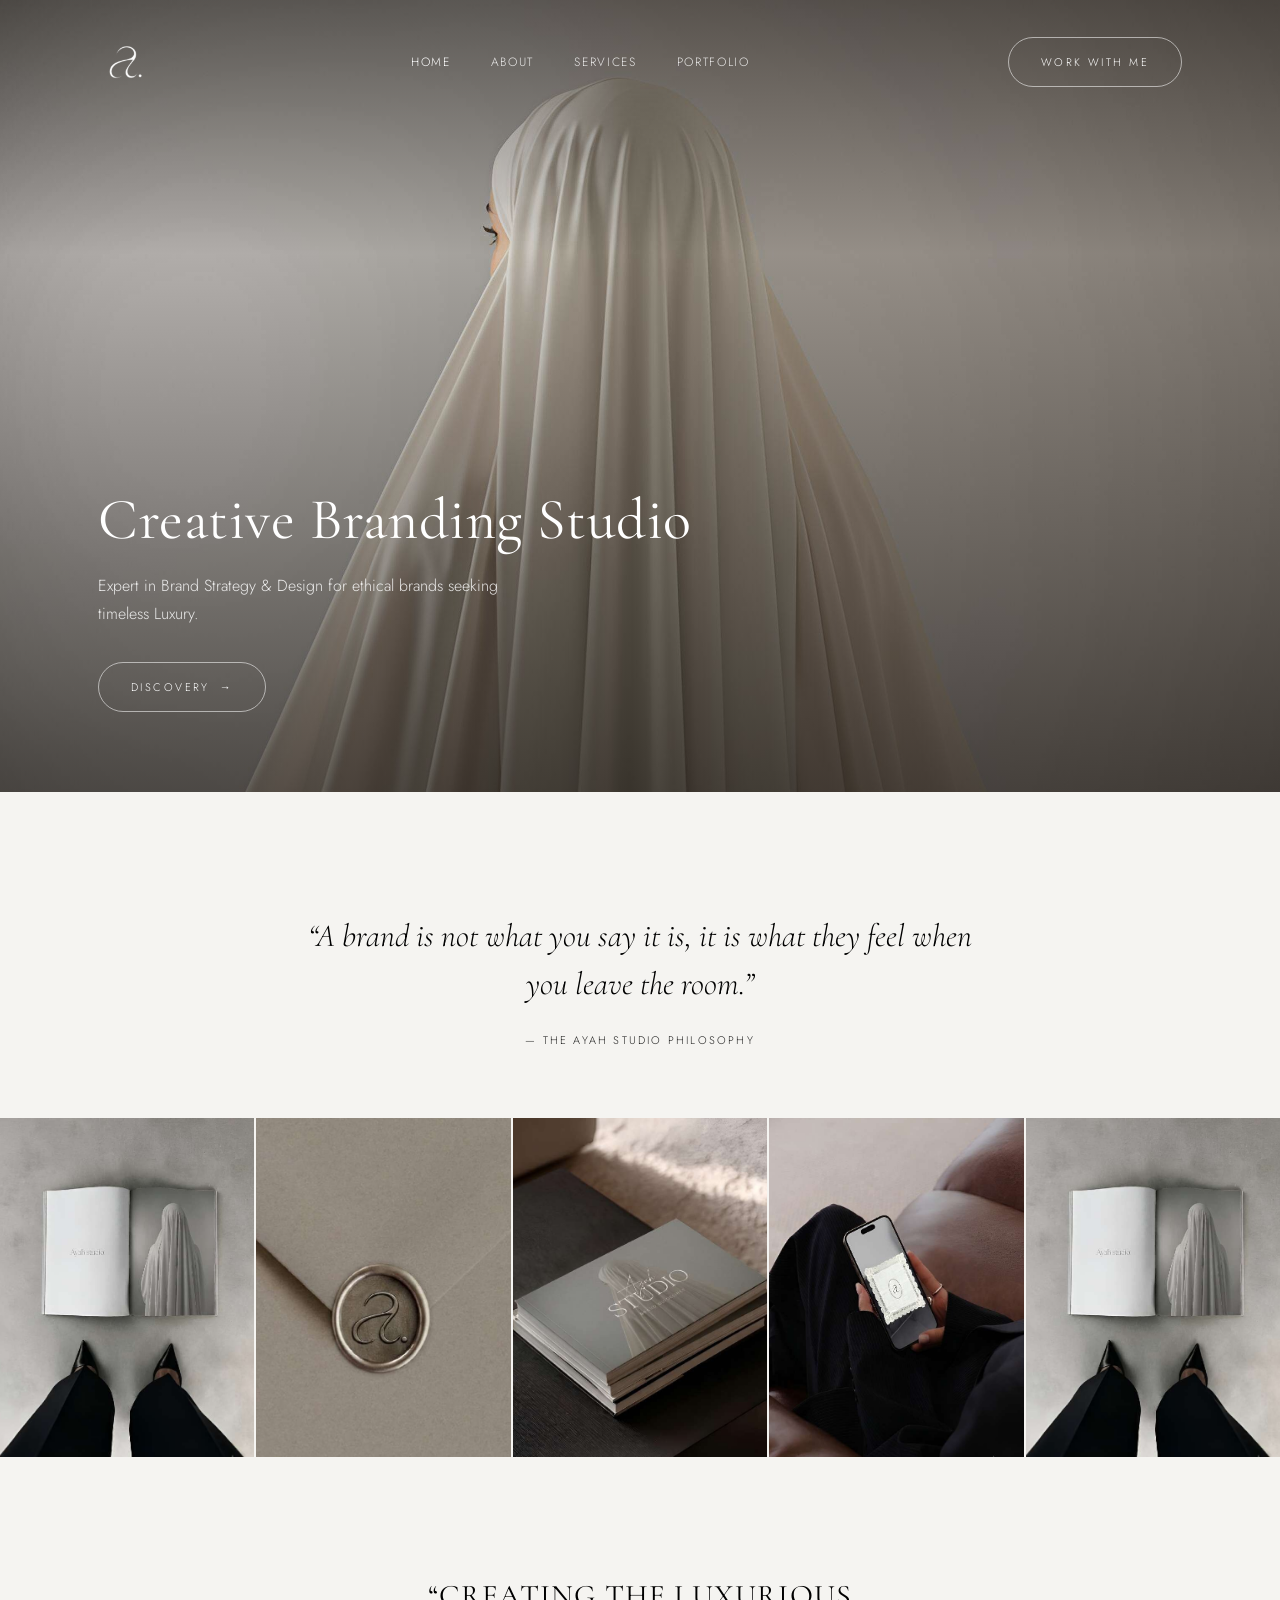
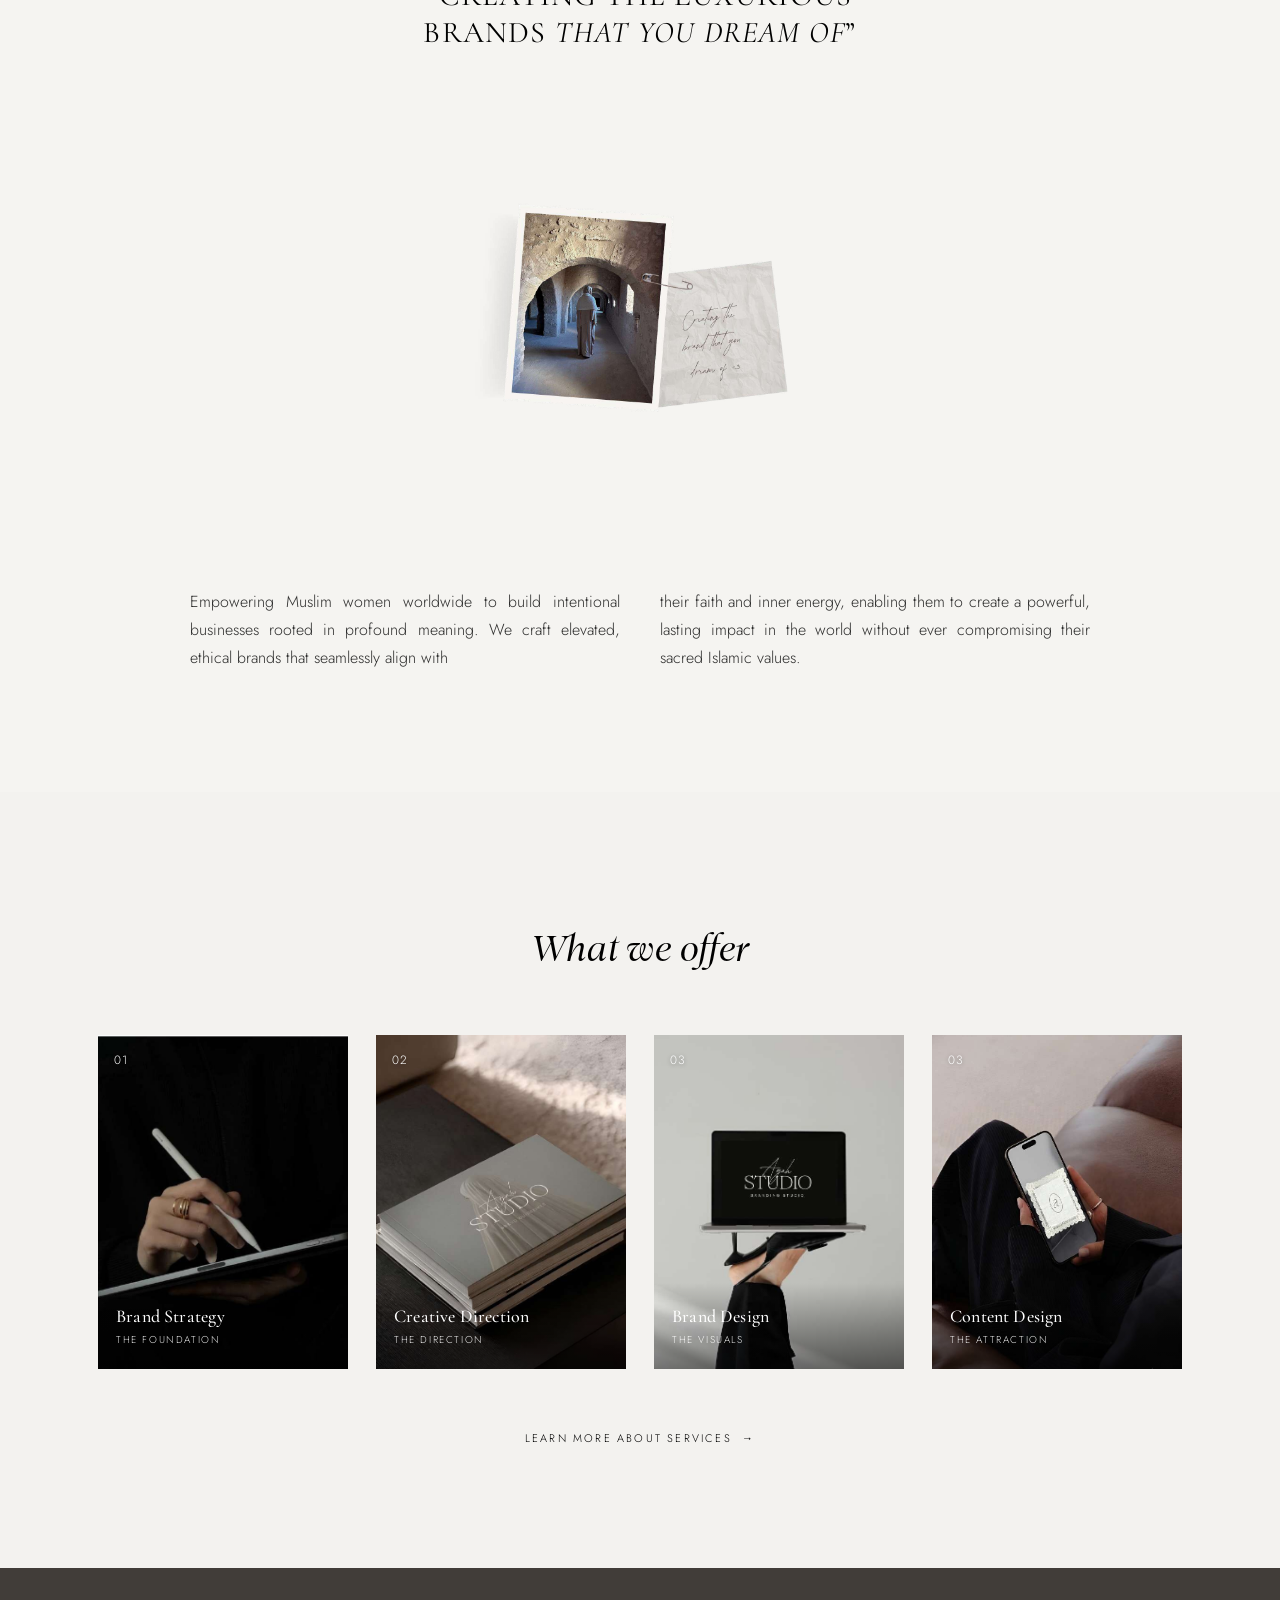
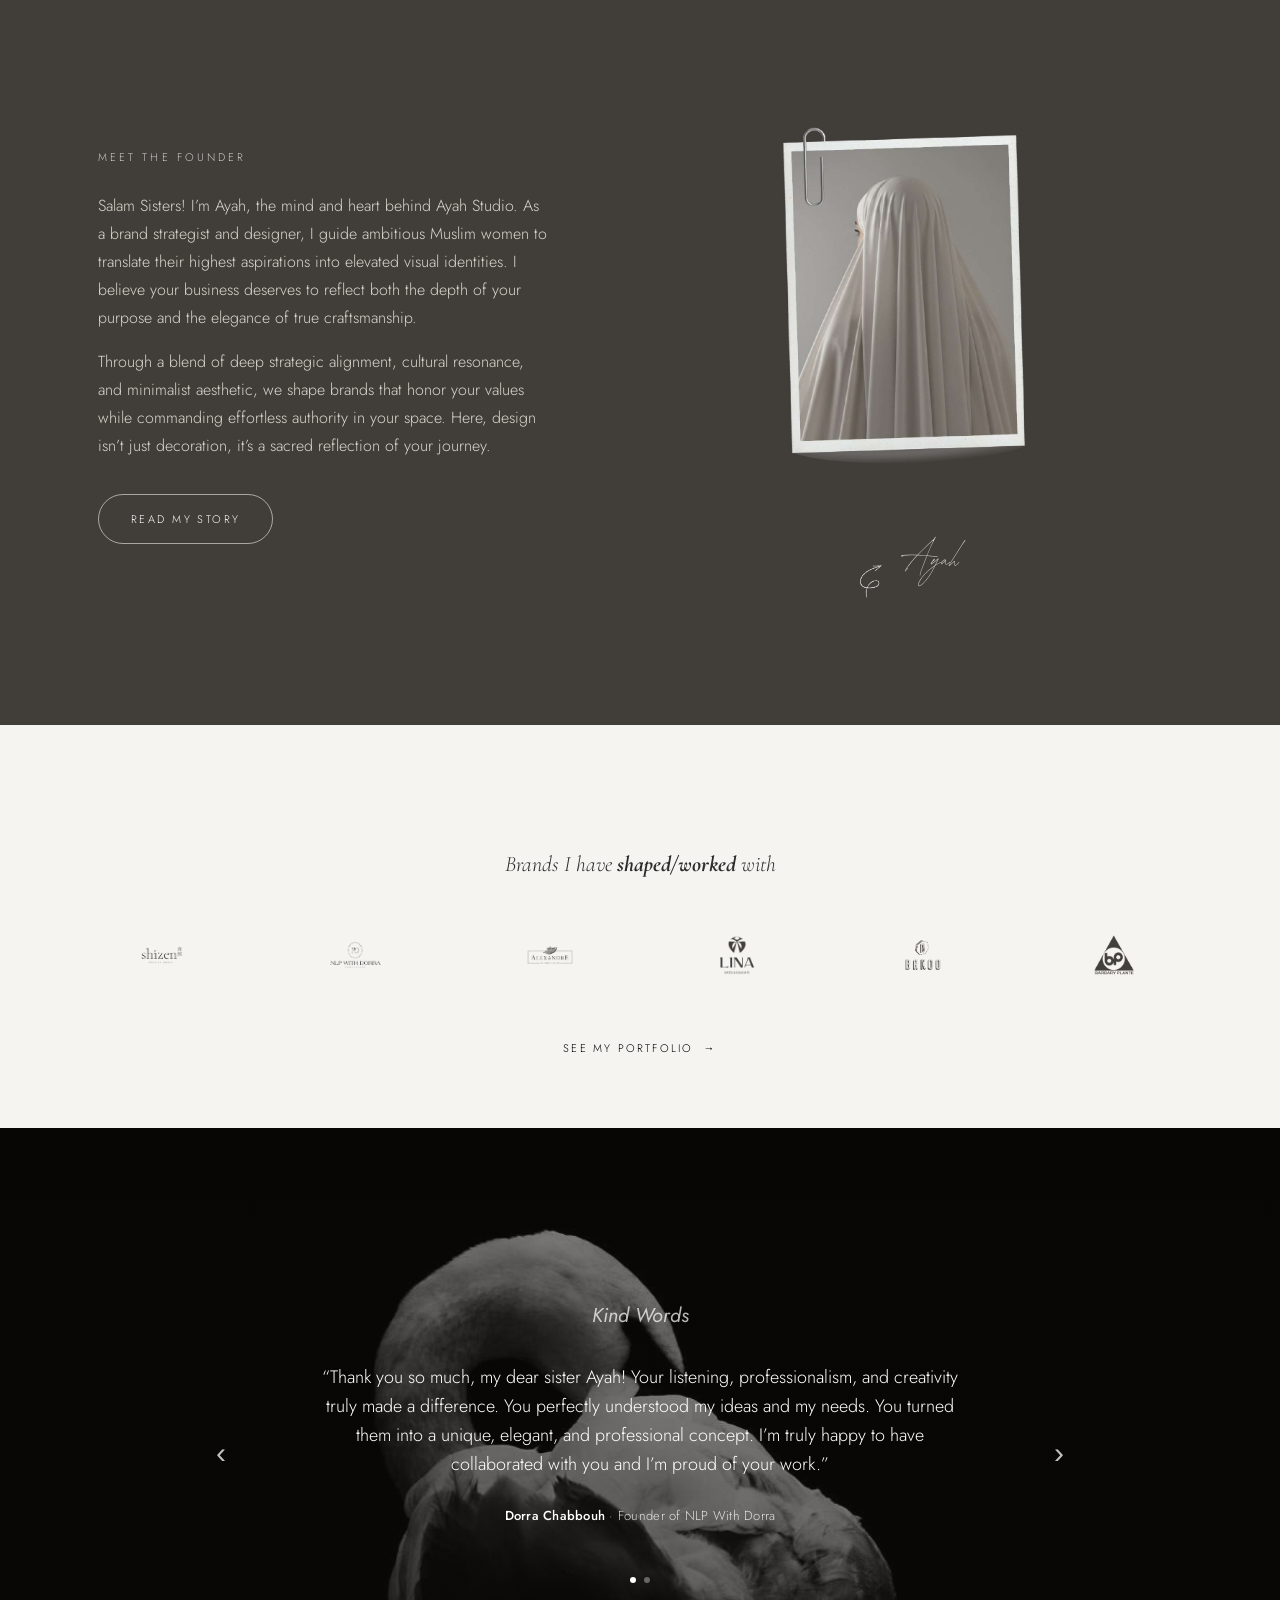
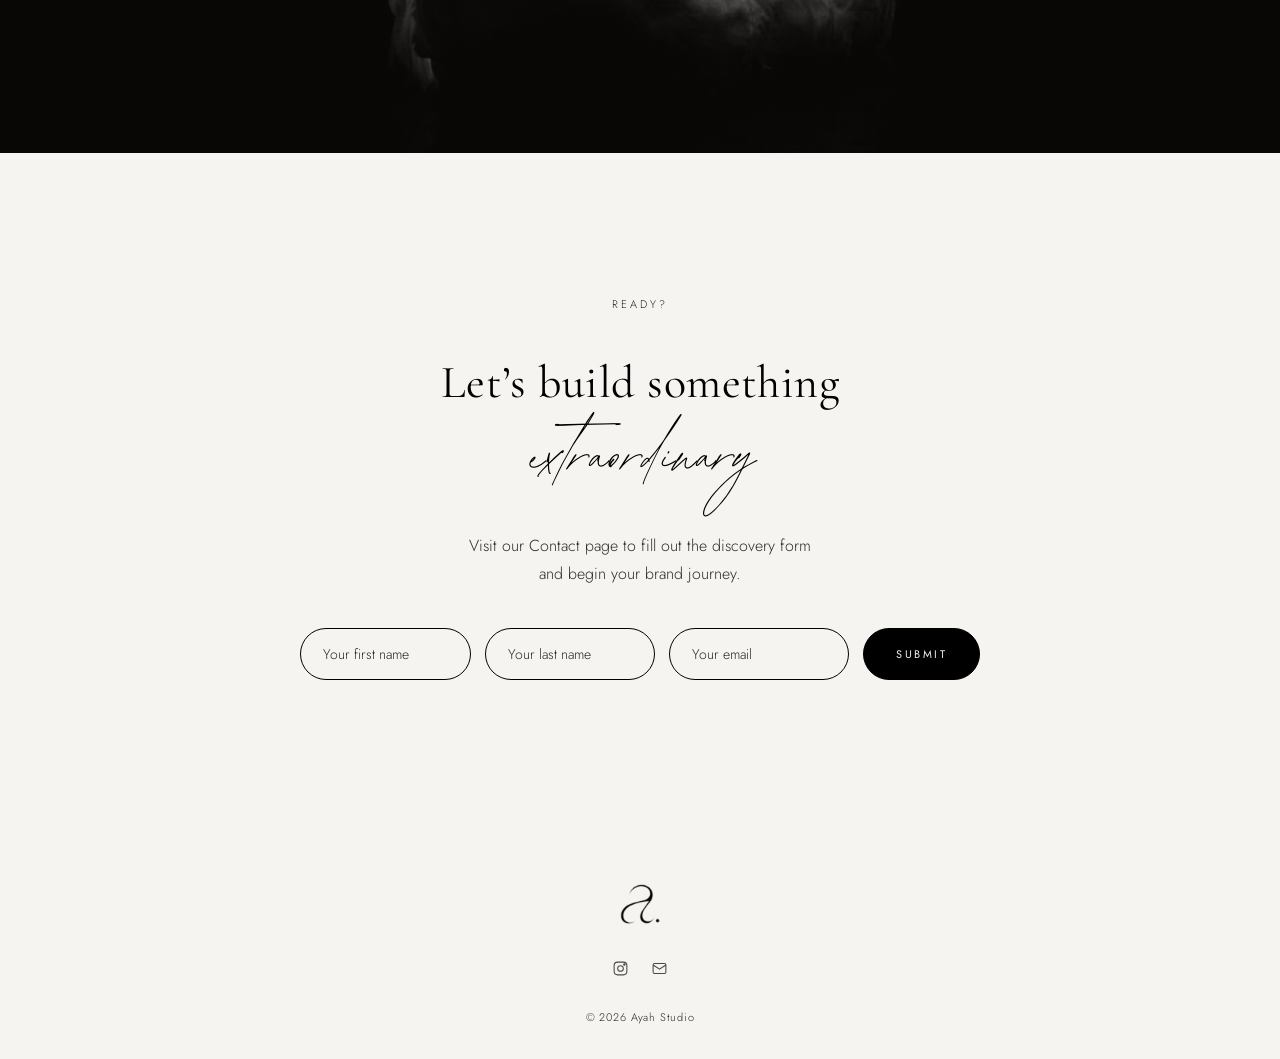
<file: index.html>
<!DOCTYPE html>
<html lang="en">
<head>
<meta charset="UTF-8">
<meta name="viewport" content="width=device-width, initial-scale=1.0">
<title>Ayah Studio | Creative Branding Studio</title>
<meta name="description" content="Ayah Studio is a creative branding studio expert in brand strategy &amp design for ethical brands   <br/> seeking timeless luxury.">
<link rel="stylesheet" href="css/styles.css">
</head>
<body>

<nav class="site-nav on-hero" id="siteNav">
  <div class="wrap nav-row">
    <a href="index.html" class="brand-mark"><img src="img/logo-mark-plain.png" alt="Ayah Studio"></a>
    <ul class="nav-links" id="navLinks">
      <li><a href="index.html" class="active">Home</a></li>
      <li><a href="about.html">About</a></li>
      <li><a href="services.html">Services</a></li>
      <li><a href="portfolio.html">Portfolio</a></li>
    </ul>
    <div class="nav-cta">
      <a href="contact.html" class="btn on-dark">Work With Me</a>
      <button class="nav-toggle" aria-label="Menu" aria-expanded="false">
        <svg viewBox="0 0 24 24" fill="none" stroke="currentColor" stroke-width="1.4"><line x1="3" y1="7" x2="21" y2="7"/><line x1="3" y1="13" x2="21" y2="13"/><line x1="3" y1="19" x2="21" y2="19"/></svg>
      </button>
    </div>
  </div>
</nav>

<header class="hero" style="background-image:url('img/site-hero-veil.jpg');">
  <div class="wrap hero-inner">
    <h1 style="max-width:640px;">Creative Branding Studio</h1>
    <p style="margin-top:18px;max-width:440px;color:rgba(255,255,255,.85);">Expert in Brand Strategy &amp; Design for ethical brands seeking timeless Luxury.</p>
    <div style="margin-top:34px;">
      <a href="#philosophy" class="btn on-dark">Discovery <span class="arrow">→</span></a>
    </div>
  </div>
</header>

<section id="philosophy" style="padding-bottom:0;">
  <div class="wrap quote-block reveal">
    <blockquote>&ldquo;A brand is not what you say it is, it is what they feel when you leave the room.&rdquo;</blockquote>
    <cite>— The Ayah Studio Philosophy</cite>
  </div>
</section>

<section style="padding-top:70px;padding-bottom:0;">
  <div class="filmstrip reveal">
    <img src="img/strip-book.jpg" alt="Ayah Studio book open beside a draped figure, with heels below">
    <img src="img/strip-seal.jpg" alt="Wax seal with the Ayah Studio mark on an envelope">
    <img src="img/strip-books-studio.jpg" alt="Stack of Ayah Studio branded books">
    <img src="img/strip-phone.jpg" alt="Phone displaying the Ayah Studio mark, held in hand">
    <img src="img/strip-book.jpg" alt="Ayah Studio book open beside a draped figure, with heels below">
  </div>
</section>

<section>
  <div class="wrap reveal" style="text-align:center;">
    <h2 style="font-size:clamp(22px,2.6vw,30px);letter-spacing:.04em;text-transform:uppercase;font-weight:400;">
      &ldquo;Creating the luxurious<br>brands <em style="font-style:italic;">that you dream of</em>&rdquo;
    </h2>
    <img src="img/note-polaroid.png" alt="Polaroid photo pinned to a handwritten note reading 'creating the brand that you dream of'" style="max-width:340px;margin:56px auto 56px;">
    <div style="display:grid;grid-template-columns:1fr 1fr;gap:40px;max-width:900px;margin:0 auto;text-align:justify;">
      <p>Empowering Muslim women worldwide to build intentional businesses rooted in profound meaning. We craft elevated, ethical brands that seamlessly align with</p>
      <p>their faith and inner energy, enabling them to create a powerful, lasting impact in the world without ever compromising their sacred Islamic values.</p>
    </div>
  </div>
</section>

<section style="background:var(--cream);">
  <div class="wrap">
    <div class="section-head reveal">
      <h2 class="romie" style="font-size:clamp(26px,3.4vw,36px);">What we offer</h2>
    </div>
    <div class="offer-grid reveal">
      <div class="offer-card">
        <figure>
          <img src="img/offer-strategy.jpg" alt="Hand sketching on a tablet, planning brand strategy">
          <div class="num">01</div>
          <div class="offer-overlay">
            <h4>Brand Strategy</h4>
            <div class="tag">The Foundation</div>
          </div>
        </figure>
      </div>
      <div class="offer-card">
        <figure>
          <img src="img/offer-direction.jpg" alt="Ayah Studio branded books styled on a side table">
          <div class="num">02</div>
          <div class="offer-overlay">
            <h4>Creative Direction</h4>
            <div class="tag">The Direction</div>
          </div>
        </figure>
      </div>
      <div class="offer-card">
        <figure>
          <img src="img/offer-identity.jpg" alt="Laptop displaying the Ayah Studio logo, held in hand">
          <div class="num">03</div>
          <div class="offer-overlay">
            <h4>Brand Design</h4>
            <div class="tag">The Visuals</div>
          </div>
        </figure>
      </div>
      <div class="offer-card">
        <figure>
          <img src="img/offer-content.jpg" alt="Phone in hand displaying brand content">
          <div class="num">03</div>
          <div class="offer-overlay">
            <h4>Content Design</h4>
            <div class="tag">The Attraction</div>
          </div>
        </figure>
      </div>
    </div>
    <div style="text-align:center;margin-top:56px;">
      <a href="services.html" class="text-link">Learn more about services <span class="arrow">→</span></a>
    </div>
  </div>
</section>

<section class="dark">
  <div class="wrap split reveal">
    <div>
      <p class="eyebrow on-dark">Meet The Founder</p>
      <p style="margin-top:24px;max-width:50ch;color:rgba(246,241,232,.85);">Salam Sisters! I&rsquo;m Ayah, the mind and heart behind Ayah Studio. As a brand strategist and designer, I guide ambitious Muslim women to translate their highest aspirations into elevated visual identities. I believe your business deserves to reflect both the depth of your purpose and the elegance of true craftsmanship.</p>
      <p style="margin-top:16px;max-width:50ch;color:rgba(246,241,232,.85);">Through a blend of deep strategic alignment, cultural resonance, and minimalist aesthetic, we shape brands that honor your values while commanding effortless authority in your space. Here, design isn&rsquo;t just decoration, it&rsquo;s a sacred reflection of your journey.</p>
      <div style="margin-top:34px;">
        <a href="about.html" class="btn on-dark">Read My Story</a>
      </div>
    </div>
    <div class="split-media" style="text-align:center;position:relative;">
      <img src="img/founder-polaroid.png" alt="Pinned polaroid-style portrait representing Ayah, founder of Ayah Studio" style="max-width:340px;margin:0 auto;">
      <div style="display:flex;align-items:flex-end;gap:8px;margin-top:6px;justify-content:center;">
        <img src="img/flourish-arrow.png" alt="" style="width:36px;opacity:.8;">
        <span class="script-flourish" style="font-size:34px;color:rgba(246,241,232,.85);">Ayah</span>
      </div>
    </div>
  </div>
</section>

<section style="padding-bottom:70px;">
  <div class="wrap reveal">
    <p style="text-align:center;margin-bottom:44px;font-family:'Cormorant Garamond';font-style:italic;font-size:22px;color:var(--ink-soft);">Brands I have <strong style="font-style:italic;">shaped/worked</strong> with</p>
    <div class="logo-strip on-light">
      <img src="img/logo-shizen-dark.png" alt="Shizen" style="height:44px;">
      <img src="img/logo-nlp-dark.png" alt="NLP with Dorra" style="height:56px;">
      <img src="img/logo-alexandre-dark.png" alt="Alexandre Le Chocolatier" style="height:48px;">
      <img src="img/logo-lina-dark.png" alt="Lina Dates &amp; Delights" style="height:40px;">
      <img src="img/logo-bakoo-dark.png" alt="Bakoo" style="height:44px;">
      <img src="img/logo-barbary-dark.png" alt="Barbary Plante" style="height:52px;">
    </div>
    <div style="text-align:center;margin-top:52px;">
      <a href="portfolio.html" class="text-link">See my portfolio <span class="arrow">→</span></a>
    </div>
  </div>
</section>

<section class="testimonial">
  <div class="wrap reveal">
    <p class="eyebrow on-dark script" style="font-size:20px;letter-spacing:normal;text-transform:none;margin-bottom:30px;font-style:italic;">Kind Words</p>
    <div class="t-slider" id="testimonialSlider">
      <button class="t-arrow t-prev" aria-label="Previous testimonial">&#8249;</button>
      <div class="t-track">
        <div class="t-slide active">
          <blockquote>&ldquo;Thank you so much, my dear sister Ayah! Your listening, professionalism, and creativity truly made a difference. You perfectly understood my ideas and my needs. You turned them into a unique, elegant, and professional concept. I&rsquo;m truly happy to have collaborated with you and I&rsquo;m proud of your work.&rdquo;</blockquote>
          <cite><b>Dorra Chabbouh</b> &middot; Founder of NLP With Dorra</cite>
        </div>
        <div class="t-slide">
          <blockquote>&ldquo;I had the pleasure of working with Ayah, a passionate and creative person with a strong sense of initiative. With just a simple brief, she was able to understand my brand&rsquo;s universe and turn my vision into reality with creativity and professionalism. I highly recommend her for her dedication, creativity, and ability to bring fresh and relevant ideas to life.&rdquo;</blockquote>
          <cite><b>Imen Toukebri</b> &middot; Founder of Shizen</cite>
        </div>
      </div>
      <button class="t-arrow t-next" aria-label="Next testimonial">&#8250;</button>
    </div>
    <div class="t-dots">
      <button class="t-dot active" aria-label="Show testimonial 1"></button>
      <button class="t-dot" aria-label="Show testimonial 2"></button>
    </div>
  </div>
</section>

<section>
  <div class="wrap cta-banner reveal">
    <div class="content">
      <p class="eyebrow">Ready?</p>
      <h2 style="margin-top:16px;">Let&rsquo;s build something<br><span class="script-flourish" style="font-size:1.7em;">extraordinary</span></h2>
      <p>Visit our Contact page to fill out the discovery form<br> and begin your brand journey.</p>
      <form id="mini-contact-form" action="https://api.web3forms.com/submit" method="POST" style="max-width:680px;margin:32px auto 0;display:flex;gap:14px;flex-wrap:wrap;justify-content:center;">
        <input type="hidden" name="access_key" value="ceda86a4-d92a-4a0e-a746-1266d8e55b25">
        <input type="hidden" name="subject" value="New Ayah Studio Homepage Contact">
        <input type="hidden" name="from_name" value="Ayah Studio Website">
        <input class="pill-input" type="text" name="first_name" placeholder="Your first name" required style="flex:1;min-width:150px;">
        <input class="pill-input" type="text" name="last_name" placeholder="Your last name" required style="flex:1;min-width:150px;">
        <input class="pill-input" type="email" name="email" placeholder="Your email" required style="flex:1;min-width:180px;">
        <button type="submit" class="btn solid">Submit</button>
      </form>
    </div>
  </div>
</section>

<footer>
  <div class="wrap">
    <div class="footer-mark"><img src="img/logo-mark-plain.png" alt="Ayah Studio"></div>
    <div class="footer-social">
      <a href="https://www.instagram.com/ayah.studioo" target="_blank" rel="noopener noreferrer" aria-label="Instagram"><svg viewBox="0 0 24 24" fill="none" stroke="currentColor" stroke-width="1.5"><rect x="3" y="3" width="18" height="18" rx="5"/><circle cx="12" cy="12" r="4"/><circle cx="17.5" cy="6.5" r="1"/></svg></a>
      <a href="mailto:ayahchabbouh8@gmail.com" aria-label="Email"><svg viewBox="0 0 24 24" fill="none" stroke="currentColor" stroke-width="1.5"><rect x="3" y="5" width="18" height="14" rx="2"/><path d="M3 7l9 6 9-6"/></svg></a>
    </div>
    <div class="footer-copy">© 2026 Ayah Studio</div>
  </div>
</footer>

<script src="js/main.js"></script>
</body>
</html>
</file>
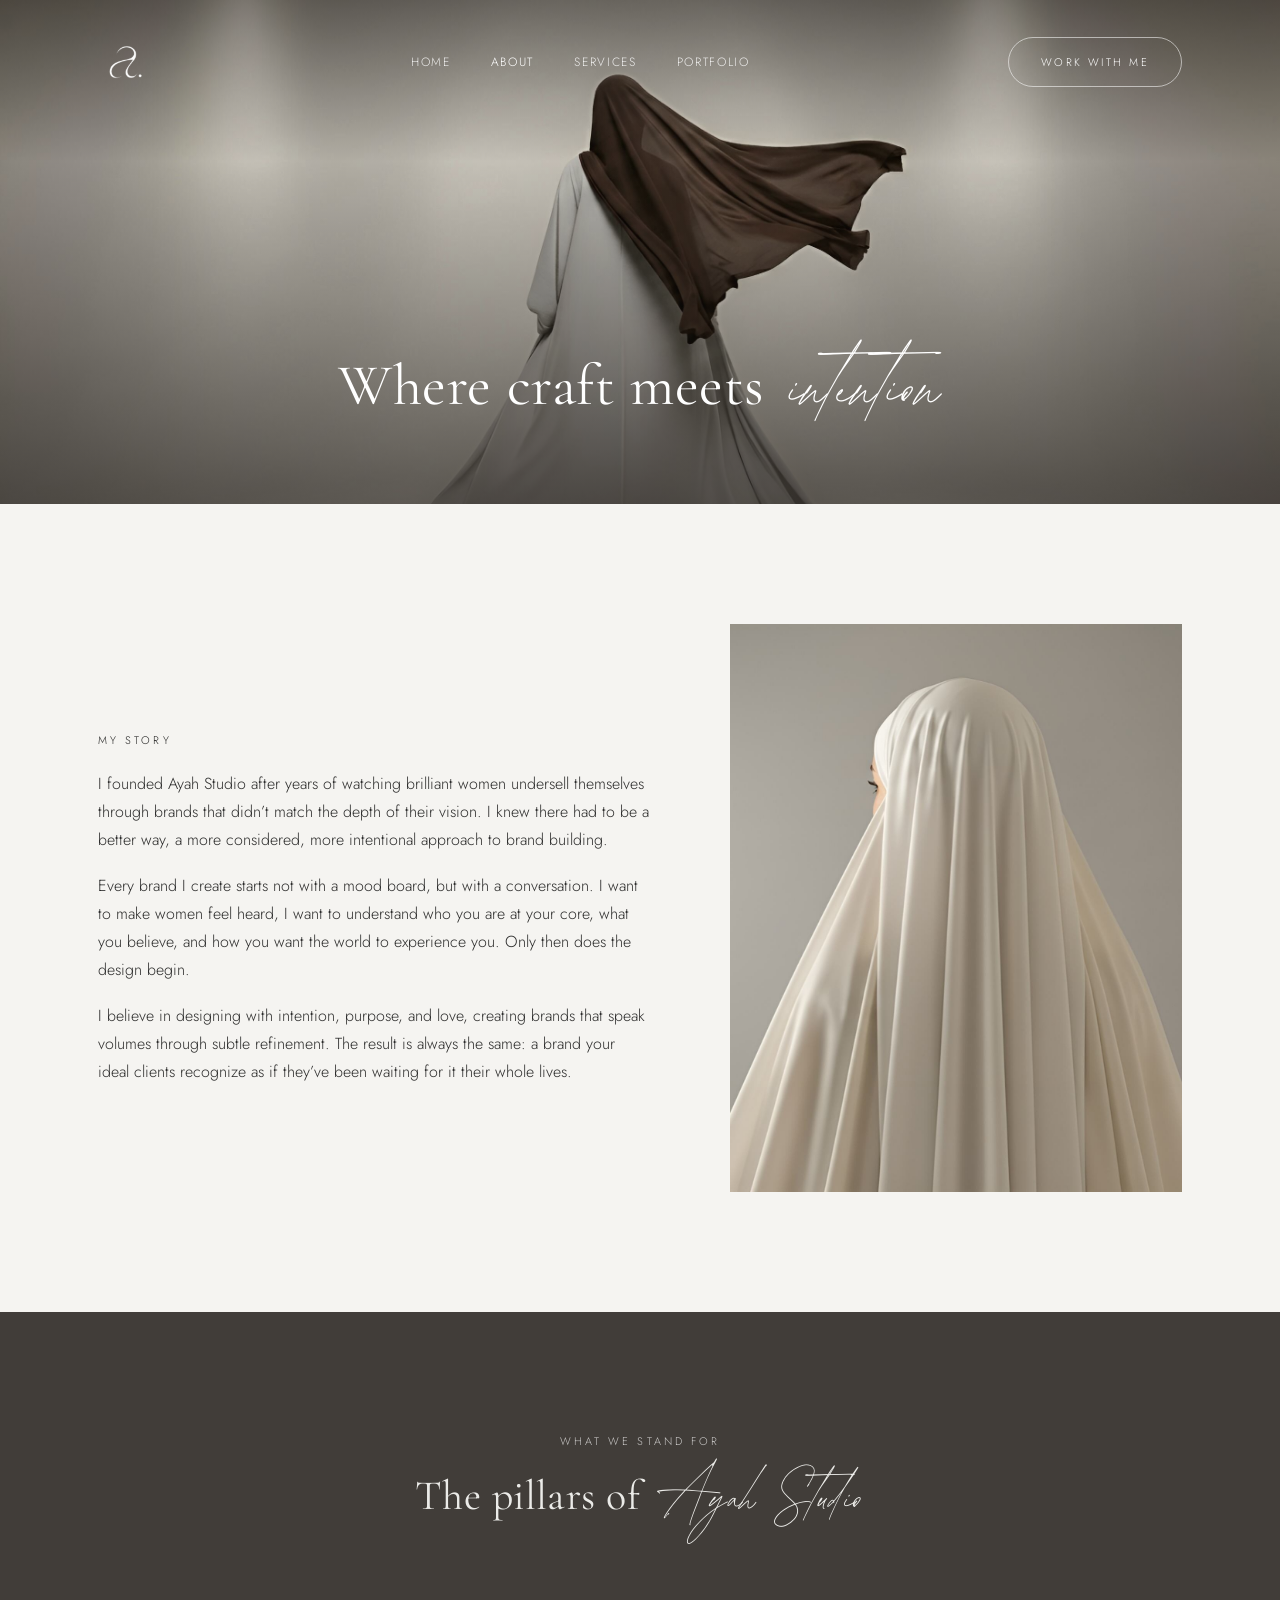
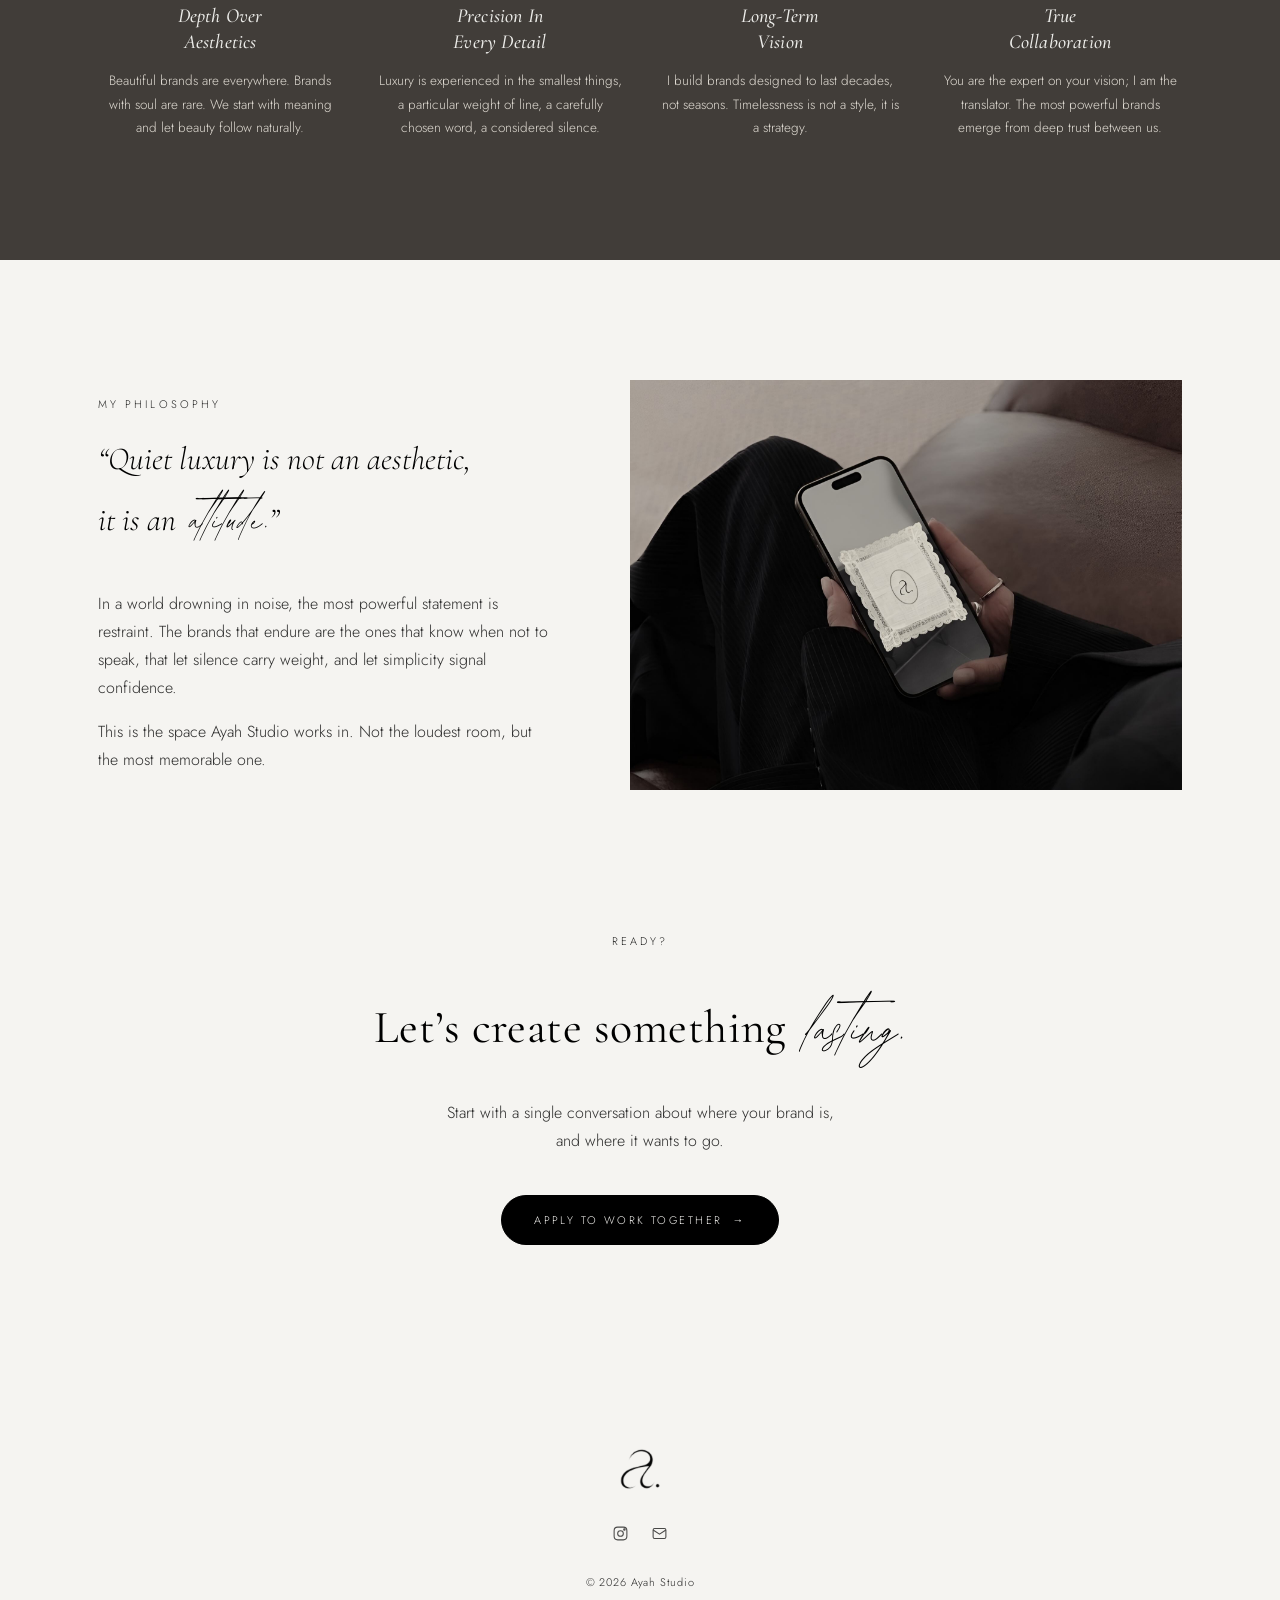
<file: about.html>
<!DOCTYPE html>
<html lang="en">
<head>
<meta charset="UTF-8">
<meta name="viewport" content="width=device-width, initial-scale=1.0">
<title>About — Ayah Studio</title>
<meta name="description" content="Where craft meets intention. Meet Ayah, founder of Ayah Studio, and the philosophy behind every brand she builds.">
<link rel="stylesheet" href="css/styles.css">
</head>
<body>

<nav class="site-nav on-hero" id="siteNav">
  <div class="wrap nav-row">
    <a href="index.html" class="brand-mark"><img src="img/logo-mark-plain.png" alt="Ayah Studio"></a>
    <ul class="nav-links" id="navLinks">
      <li><a href="index.html">Home</a></li>
      <li><a href="about.html" class="active">About</a></li>
      <li><a href="services.html">Services</a></li>
      <li><a href="portfolio.html">Portfolio</a></li>
    </ul>
    <div class="nav-cta">
      <a href="contact.html" class="btn on-dark">Work With Me</a>
      <button class="nav-toggle" aria-label="Menu" aria-expanded="false">
        <svg viewBox="0 0 24 24" fill="none" stroke="currentColor" stroke-width="1.4"><line x1="3" y1="7" x2="21" y2="7"/><line x1="3" y1="13" x2="21" y2="13"/><line x1="3" y1="19" x2="21" y2="19"/></svg>
      </button>
    </div>
  </div>
</nav>

<header class="hero hero-short" style="background-image:url('img/about-hero.jpg');background-position:center 30%;">
  <div class="wrap hero-inner" style="text-align:center;padding-bottom:60px;">
    <h1>Where craft meets <span class="script-flourish" style="font-size:1.5em;">intention</span></h1>
  </div>
</header>

<section>
  <div class="wrap split reverse reveal">
    <div class="split-media">
      <img src="img/about-side.jpg" alt="Side profile portrait, draped in soft fabric">
    </div>
    <div>
      <p class="eyebrow">My Story</p>
      <p style="margin-top:20px;">I founded Ayah Studio after years of watching brilliant women undersell themselves through brands that didn&rsquo;t match the depth of their vision. I knew there had to be a better way, a more considered, more intentional approach to brand building.</p>
      <p style="margin-top:18px;">Every brand I create starts not with a mood board, but with a conversation. I want to make women feel heard, I want to understand who you are at your core, what you believe, and how you want the world to experience you. Only then does the design begin.</p>
      <p style="margin-top:18px;">I believe in designing with intention, purpose, and love, creating brands that speak volumes through subtle refinement. The result is always the same: a brand your ideal clients recognize as if they&rsquo;ve been waiting for it their whole lives.</p>
    </div>
  </div>
</section>

<section class="dark">
  <div class="wrap">
    <div class="section-head reveal">
      <p class="eyebrow on-dark">What We Stand For</p>
      <h2>The pillars of <span class="script-flourish" style="font-size:1.4em;">Ayah Studio</span></h2>
    </div>
    <div class="pillars reveal">
      <div>
        <h4>Depth Over<br>Aesthetics</h4>
        <p>Beautiful brands are everywhere. Brands with soul are rare. We start with meaning and let beauty follow naturally.</p>
      </div>
      <div>
        <h4>Precision In<br>Every Detail</h4>
        <p>Luxury is experienced in the smallest things, a particular weight of line, a carefully chosen word, a considered silence.</p>
      </div>
      <div>
        <h4>Long-Term<br>Vision</h4>
        <p>I build brands designed to last decades, not seasons. Timelessness is not a style, it is a strategy.</p>
      </div>
      <div>
        <h4>True<br>Collaboration</h4>
        <p>You are the expert on your vision; I am the translator. The most powerful brands emerge from deep trust between us.</p>
      </div>
    </div>
  </div>
</section>

<section>
  <div class="wrap split reveal">
    <div>
      <p class="eyebrow">My Philosophy</p>
      <blockquote style="margin:20px 0 0;font-family:'Cormorant Garamond';font-style:italic;font-size:clamp(24px,3vw,32px);line-height:1.5;">
        &ldquo;Quiet luxury is not an aesthetic,<br> it is an <span class="script-flourish" style="font-style:normal;font-size:1.7em;">attitude.</span>&rdquo;
      </blockquote>
      <p style="margin-top:26px;">In a world drowning in noise, the most powerful statement is restraint. The brands that endure are the ones that know when not to speak, that let silence carry weight, and let simplicity signal confidence.</p>
      <p style="margin-top:16px;">This is the space Ayah Studio works in. Not the loudest room, but the most memorable one.</p>
    </div>
    <div class="split-media">
      <img src="img/about-phone.jpg" alt="Hand holding a phone displaying the Ayah Studio mark">
    </div>
  </div>
</section>

<section style="padding-top:0;">
  <div class="wrap cta-banner reveal">
    <div class="content">
      <p class="eyebrow">Ready?</p>
      <h2 style="margin-top:16px;">Let&rsquo;s create something <span class="script-flourish" style="font-size:1.5em;">lasting.</span></h2>
      <p>Start with a single conversation about where your brand is,<br> and where it wants to go.</p>
      <a href="contact.html" class="btn solid">Apply To Work Together <span class="arrow">→</span></a>
    </div>
  </div>
</section>

<footer>
  <div class="wrap">
    <div class="footer-mark"><img src="img/logo-mark-plain.png" alt="Ayah Studio"></div>
    <div class="footer-social">
      <a href="https://www.instagram.com/ayah.studioo" target="_blank" rel="noopener noreferrer" aria-label="Instagram"><svg viewBox="0 0 24 24" fill="none" stroke="currentColor" stroke-width="1.5"><rect x="3" y="3" width="18" height="18" rx="5"/><circle cx="12" cy="12" r="4"/><circle cx="17.5" cy="6.5" r="1"/></svg></a>
      <a href="mailto:ayahchabbouh8@gmail.com" aria-label="Email"><svg viewBox="0 0 24 24" fill="none" stroke="currentColor" stroke-width="1.5"><rect x="3" y="5" width="18" height="14" rx="2"/><path d="M3 7l9 6 9-6"/></svg></a>
    </div>
    <div class="footer-copy">© 2026 Ayah Studio</div>
  </div>
</footer>

<script src="js/main.js"></script>
</body>
</html>
</file>
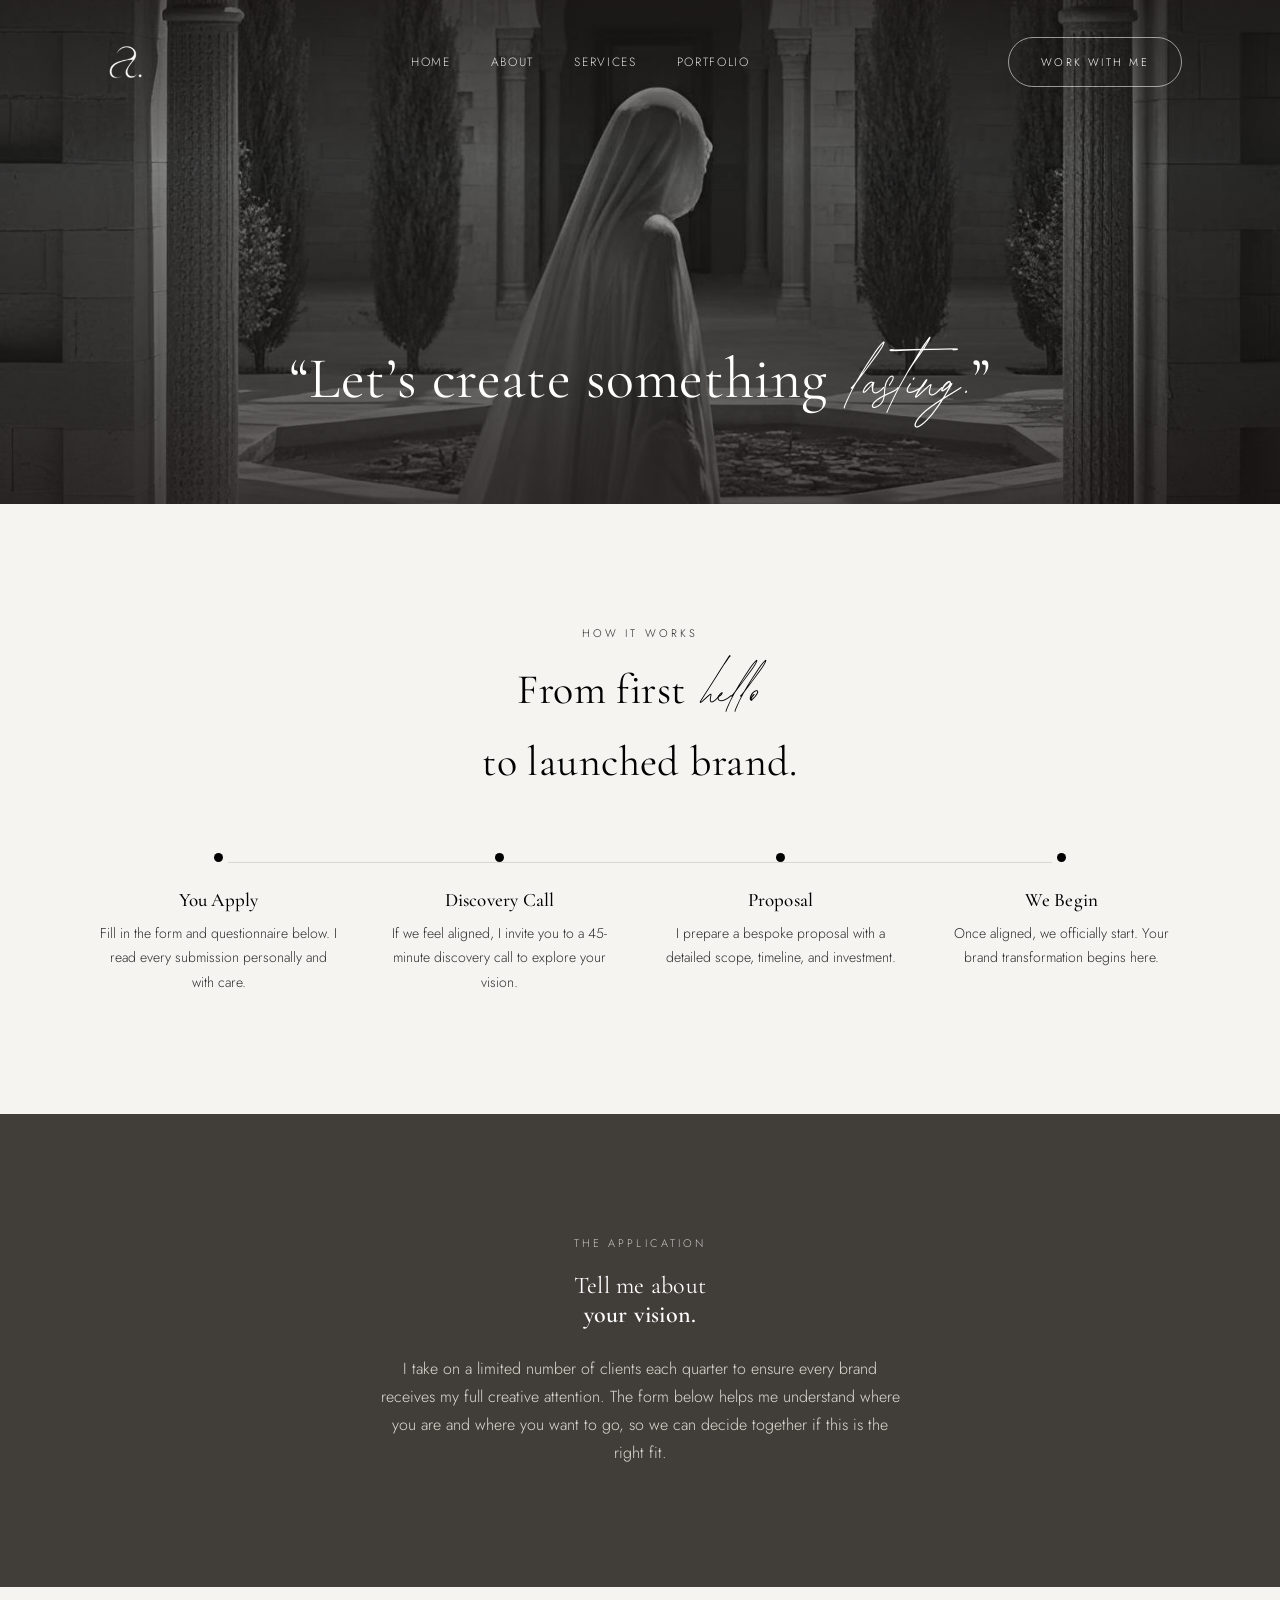
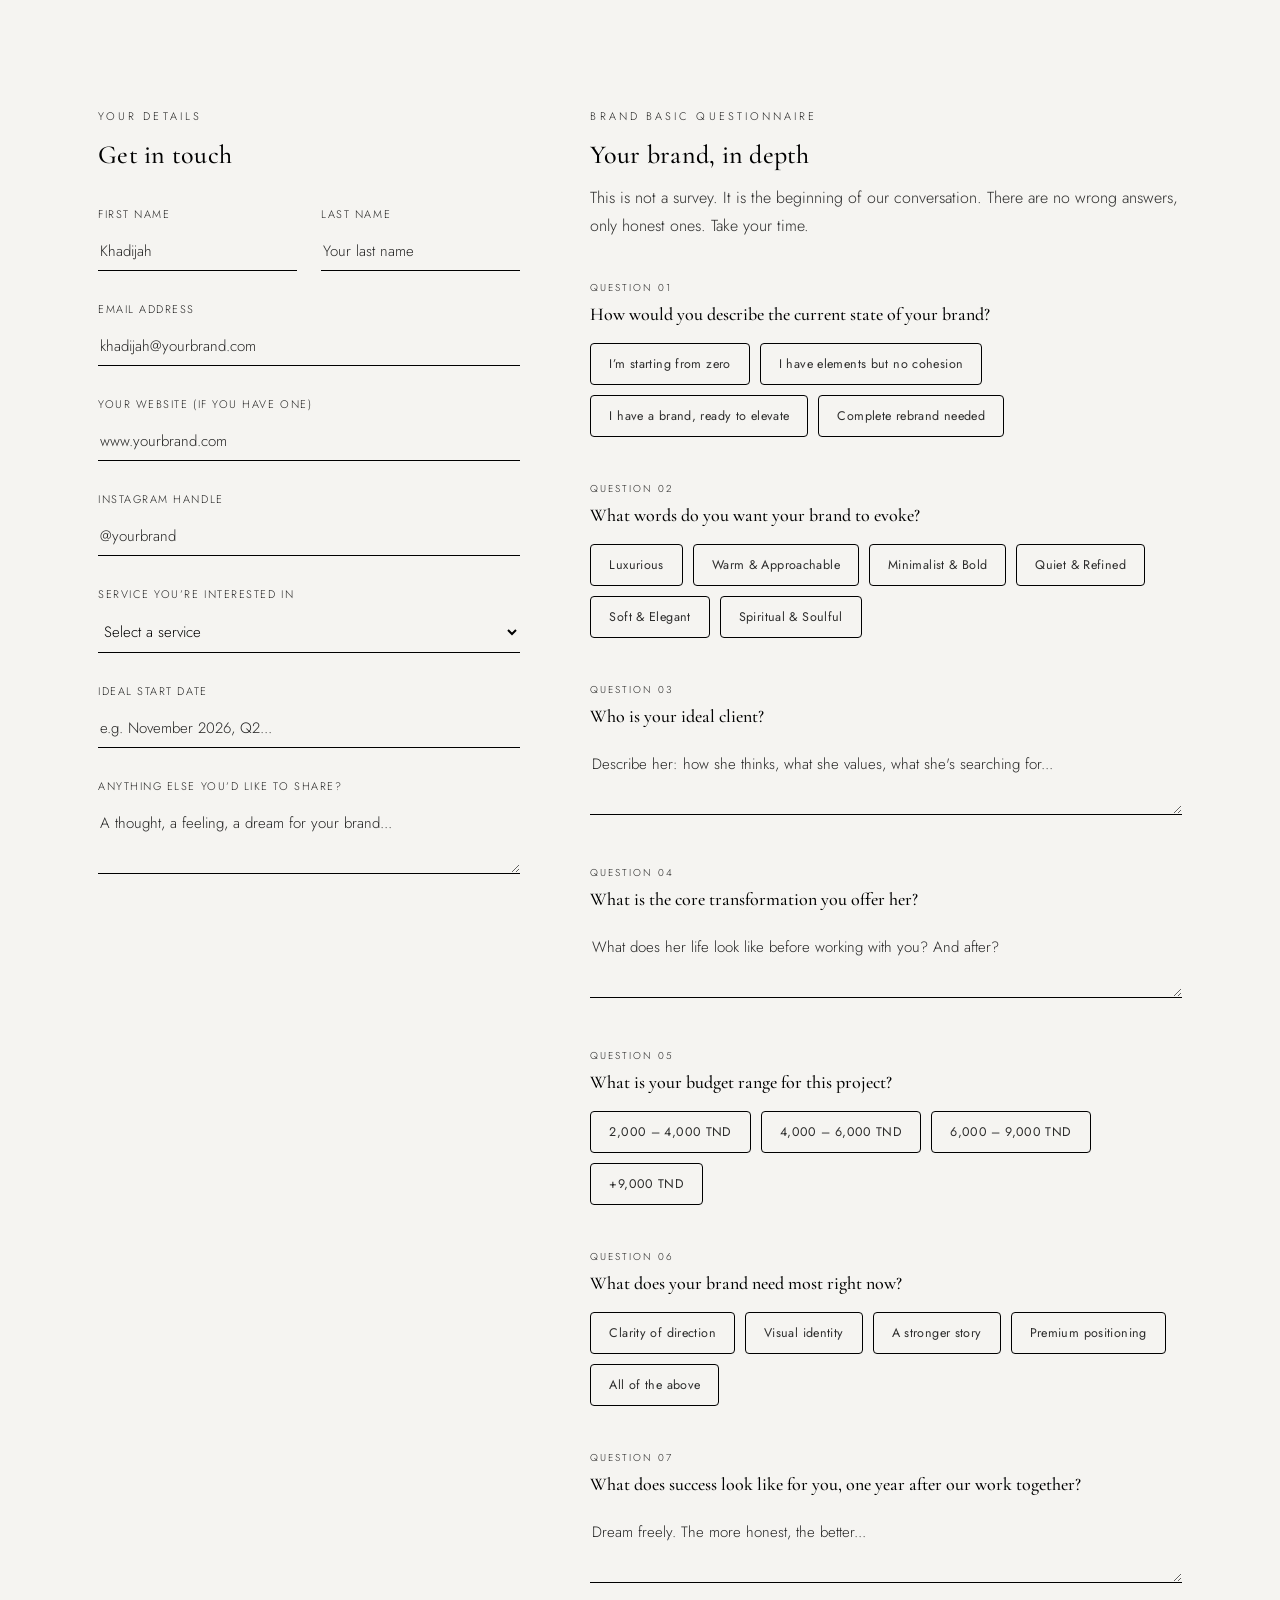
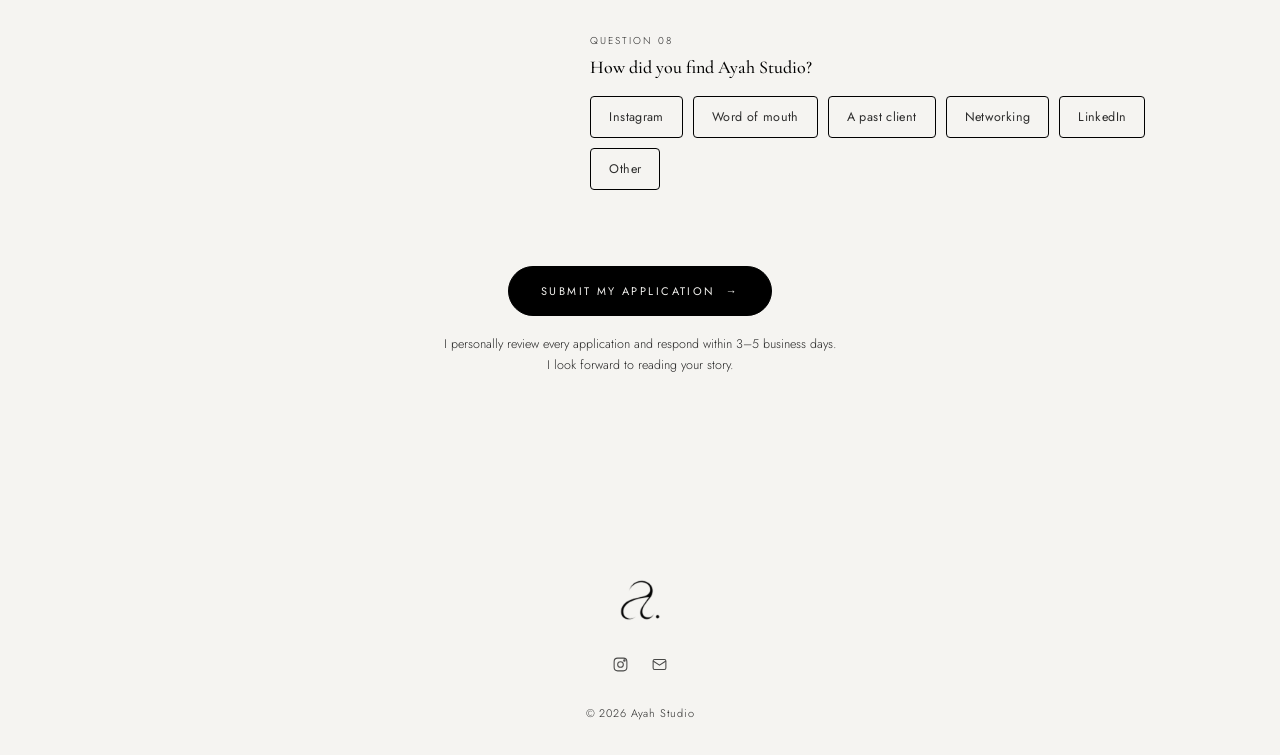
<file: contact.html>
<!DOCTYPE html>
<html lang="en">
<head>
<meta charset="UTF-8">
<meta name="viewport" content="width=device-width, initial-scale=1.0">
<title>Work With Me | Ayah Studio</title>
<meta name="description" content="Apply to work with Ayah Studio. Fill in the discovery form and begin your brand's transformation.">
<link rel="stylesheet" href="css/styles.css">
</head>
<body>

<nav class="site-nav on-hero" id="siteNav">
  <div class="wrap nav-row">
    <a href="index.html" class="brand-mark"><img src="img/logo-mark-plain.png" alt="Ayah Studio"></a>
    <ul class="nav-links" id="navLinks">
      <li><a href="index.html">Home</a></li>
      <li><a href="about.html">About</a></li>
      <li><a href="services.html">Services</a></li>
      <li><a href="portfolio.html">Portfolio</a></li>
    </ul>
    <div class="nav-cta">
      <a href="contact.html" class="btn on-dark">Work With Me</a>
      <button class="nav-toggle" aria-label="Menu" aria-expanded="false">
        <svg viewBox="0 0 24 24" fill="none" stroke="currentColor" stroke-width="1.4"><line x1="3" y1="7" x2="21" y2="7"/><line x1="3" y1="13" x2="21" y2="13"/><line x1="3" y1="19" x2="21" y2="19"/></svg>
      </button>
    </div>
  </div>
</nav>

<header class="hero hero-short" style="background-image:url('img/contact-hero.jpg');">
  <div class="wrap hero-inner" style="text-align:center;padding-bottom:70px;">
    <h1>&ldquo;Let&rsquo;s create something <span class="script-flourish" style="font-size:1.4em;">lasting.</span>&rdquo;</h1>
  </div>
</header>

<section>
  <div class="wrap">
    <div class="section-head reveal">
      <p class="eyebrow">How It Works</p>
      <h2>From first <span class="script-flourish" style="font-size:1.5em;">hello</span><br> to launched brand.</h2>
    </div>
    <div class="steps reveal">
      <div class="step">
        <div class="dot"></div>
        <h4>You Apply</h4>
        <p>Fill in the form and questionnaire below. I read every submission personally and with care.</p>
      </div>
      <div class="step">
        <div class="dot"></div>
        <h4>Discovery Call</h4>
        <p>If we feel aligned, I invite you to a 45-minute discovery call to explore your vision.</p>
      </div>
      <div class="step">
        <div class="dot"></div>
        <h4>Proposal</h4>
        <p>I prepare a bespoke proposal with a detailed scope, timeline, and investment.</p>
      </div>
      <div class="step">
        <div class="dot"></div>
        <h4>We Begin</h4>
        <p>Once aligned, we officially start. Your brand transformation begins here.</p>
      </div>
    </div>
  </div>
</section>

<section class="dark" style="text-align:center;">
  <div class="wrap reveal">
    <p class="eyebrow on-dark">The Application</p>
    <h2 style="margin-top:18px;color:#fff;font-weight:400;">Tell me about<br><span style="font-weight:600;">your vision.</span></h2>
    <p style="max-width:520px;margin:26px auto 0;">I take on a limited number of clients each quarter to ensure every brand receives my full creative attention. The form below helps me understand where you are and where you want to go, so we can decide together if this is the right fit.</p>
  </div>
</section>

<section>
  <div class="wrap reveal">
    <form id="application-form" name="application" method="POST" action="https://api.web3forms.com/submit">
      <input type="hidden" name="access_key" value="ceda86a4-d92a-4a0e-a746-1266d8e55b25">
      <input type="hidden" name="subject" value="New Ayah Studio Application">
      <input type="hidden" name="from_name" value="Ayah Studio Website">
      <p style="display:none;"><label>Don&rsquo;t fill this out: <input type="checkbox" name="botcheck" style="display:none;"></label></p>
      <div class="app-form">

        <div>
          <p class="eyebrow">Your Details</p>
          <h3 style="margin-top:12px;font-size:26px;">Get in touch</h3>

          <div style="margin-top:36px;">
            <div class="field-row">
              <div class="field">
                <label class="field-label">First Name</label>
                <input type="text" name="first_name" placeholder="Khadijah" required>
              </div>
              <div class="field">
                <label class="field-label">Last Name</label>
                <input type="text" name="last_name" placeholder="Your last name" required>
              </div>
            </div>

            <div class="field">
              <label class="field-label">Email Address</label>
              <input type="email" name="email" placeholder="khadijah@yourbrand.com" required>
            </div>

            <div class="field">
              <label class="field-label">Your Website (if you have one)</label>
              <input type="text" name="website" placeholder="www.yourbrand.com">
            </div>

            <div class="field">
              <label class="field-label">Instagram Handle</label>
              <input type="text" name="instagram" placeholder="@yourbrand">
            </div>

            <div class="field">
              <label class="field-label">Service You&rsquo;re Interested In</label>
              <select name="service" style="width:100%;border:none;border-bottom:1px solid var(--ink);background:transparent;font-family:'Jost';font-weight:300;font-size:15px;color:var(--ink);padding:8px 2px;outline:none;">
                <option>Select a service</option>
                <option>Brand Strategy</option>
                <option>Brand Direction</option>
                <option>Brand Design</option>
                <option>The Full Experience</option>
              </select>
            </div>

            <div class="field">
              <label class="field-label">Ideal Start Date</label>
              <input type="text" name="start_date" placeholder="e.g. November 2026, Q2...">
            </div>

            <div class="field" style="margin-bottom:0;">
              <label class="field-label">Anything Else You&rsquo;d Like To Share?</label>
              <textarea name="notes" placeholder="A thought, a feeling, a dream for your brand..."></textarea>
            </div>
          </div>
        </div>

        <div>
          <p class="eyebrow">Brand Basic Questionnaire</p>
          <h3 style="margin-top:12px;font-size:26px;">Your brand, in depth</h3>
          <p style="margin-top:14px;">This is not a survey. It is the beginning of our conversation. There are no wrong answers, only honest ones. Take your time.</p>

          <div style="margin-top:40px;">

            <div class="question">
              <div class="q-num">Question 01</div>
              <div class="q-title">How would you describe the current state of your brand?</div>
              <div class="pill-group">
                <button type="button" class="pill">I&rsquo;m starting from zero</button>
                <button type="button" class="pill">I have elements but no cohesion</button>
                <button type="button" class="pill">I have a brand, ready to elevate</button>
                <button type="button" class="pill">Complete rebrand needed</button>
              </div>
              <input type="hidden" name="q1_brand_state">
            </div>

            <div class="question">
              <div class="q-num">Question 02</div>
              <div class="q-title">What words do you want your brand to evoke?</div>
              <div class="pill-group" data-multi>
                <button type="button" class="pill">Luxurious</button>
                <button type="button" class="pill">Warm &amp; Approachable</button>
                <button type="button" class="pill">Minimalist &amp; Bold</button>
                <button type="button" class="pill">Quiet &amp; Refined</button>
                <button type="button" class="pill">Soft &amp; Elegant</button>
                <button type="button" class="pill">Spiritual &amp; Soulful</button>
              </div>
              <input type="hidden" name="q2_brand_words">
            </div>

            <div class="question">
              <div class="q-num">Question 03</div>
              <div class="q-title">Who is your ideal client?</div>
              <div class="field" style="margin-bottom:0;">
                <textarea name="q3_ideal_client" placeholder="Describe her: how she thinks, what she values, what she's searching for..."></textarea>
              </div>
            </div>

            <div class="question">
              <div class="q-num">Question 04</div>
              <div class="q-title">What is the core transformation you offer her?</div>
              <div class="field" style="margin-bottom:0;">
                <textarea name="q4_transformation" placeholder="What does her life look like before working with you? And after?"></textarea>
              </div>
            </div>

            <div class="question">
              <div class="q-num">Question 05</div>
              <div class="q-title">What is your budget range for this project?</div>
              <div class="pill-group">
                <button type="button" class="pill">2,000 – 4,000 TND</button>
                <button type="button" class="pill">4,000 – 6,000 TND</button>
                <button type="button" class="pill">6,000 – 9,000 TND</button>
                <button type="button" class="pill">+9,000 TND</button>
              </div>
              <input type="hidden" name="q5_budget">
            </div>

            <div class="question">
              <div class="q-num">Question 06</div>
              <div class="q-title">What does your brand need most right now?</div>
              <div class="pill-group">
                <button type="button" class="pill">Clarity of direction</button>
                <button type="button" class="pill">Visual identity</button>
                <button type="button" class="pill">A stronger story</button>
                <button type="button" class="pill">Premium positioning</button>
                <button type="button" class="pill">All of the above</button>
              </div>
              <input type="hidden" name="q6_needs">
            </div>

            <div class="question">
              <div class="q-num">Question 07</div>
              <div class="q-title">What does success look like for you, one year after our work together?</div>
              <div class="field" style="margin-bottom:0;">
                <textarea name="q7_success" placeholder="Dream freely. The more honest, the better..."></textarea>
              </div>
            </div>

            <div class="question" style="margin-bottom:28px;">
              <div class="q-num">Question 08</div>
              <div class="q-title">How did you find Ayah Studio?</div>
              <div class="pill-group">
                <button type="button" class="pill">Instagram</button>
                <button type="button" class="pill">Word of mouth</button>
                <button type="button" class="pill">A past client</button>
                <button type="button" class="pill">Networking</button>
                <button type="button" class="pill">LinkedIn</button>
                <button type="button" class="pill">Other</button>
              </div>
              <input type="hidden" name="q8_source">
            </div>

          </div>
        </div>
      </div>

      <div class="submit-wrap">
        <button type="submit" class="btn solid">Submit My Application <span class="arrow">→</span></button>
        <p class="form-note">I personally review every application and respond within 3–5 business days.<br>I look forward to reading your story.</p>
      </div>
    </form>

    <div class="form-success" id="form-success">
      <h3>Your story is in my hands.</h3>
      <p>Thank you for applying to work with Ayah Studio. I read every submission personally, and expect to hear from me within 3-5 business days.</p>
    </div>
  </div>
</section>

<footer>
  <div class="wrap">
    <div class="footer-mark"><img src="img/logo-mark-plain.png" alt="Ayah Studio"></div>
    <div class="footer-social">
      <a href="https://www.instagram.com/ayah.studioo" target="_blank" rel="noopener noreferrer" aria-label="Instagram"><svg viewBox="0 0 24 24" fill="none" stroke="currentColor" stroke-width="1.5"><rect x="3" y="3" width="18" height="18" rx="5"/><circle cx="12" cy="12" r="4"/><circle cx="17.5" cy="6.5" r="1"/></svg></a>
      <a href="mailto:ayahchabbouh8@gmail.com" aria-label="Email"><svg viewBox="0 0 24 24" fill="none" stroke="currentColor" stroke-width="1.5"><rect x="3" y="5" width="18" height="14" rx="2"/><path d="M3 7l9 6 9-6"/></svg></a>
    </div>
    <div class="footer-copy">© 2026 Ayah Studio</div>
  </div>
</footer>

<script src="js/main.js"></script>
</body>
</html>
</file>
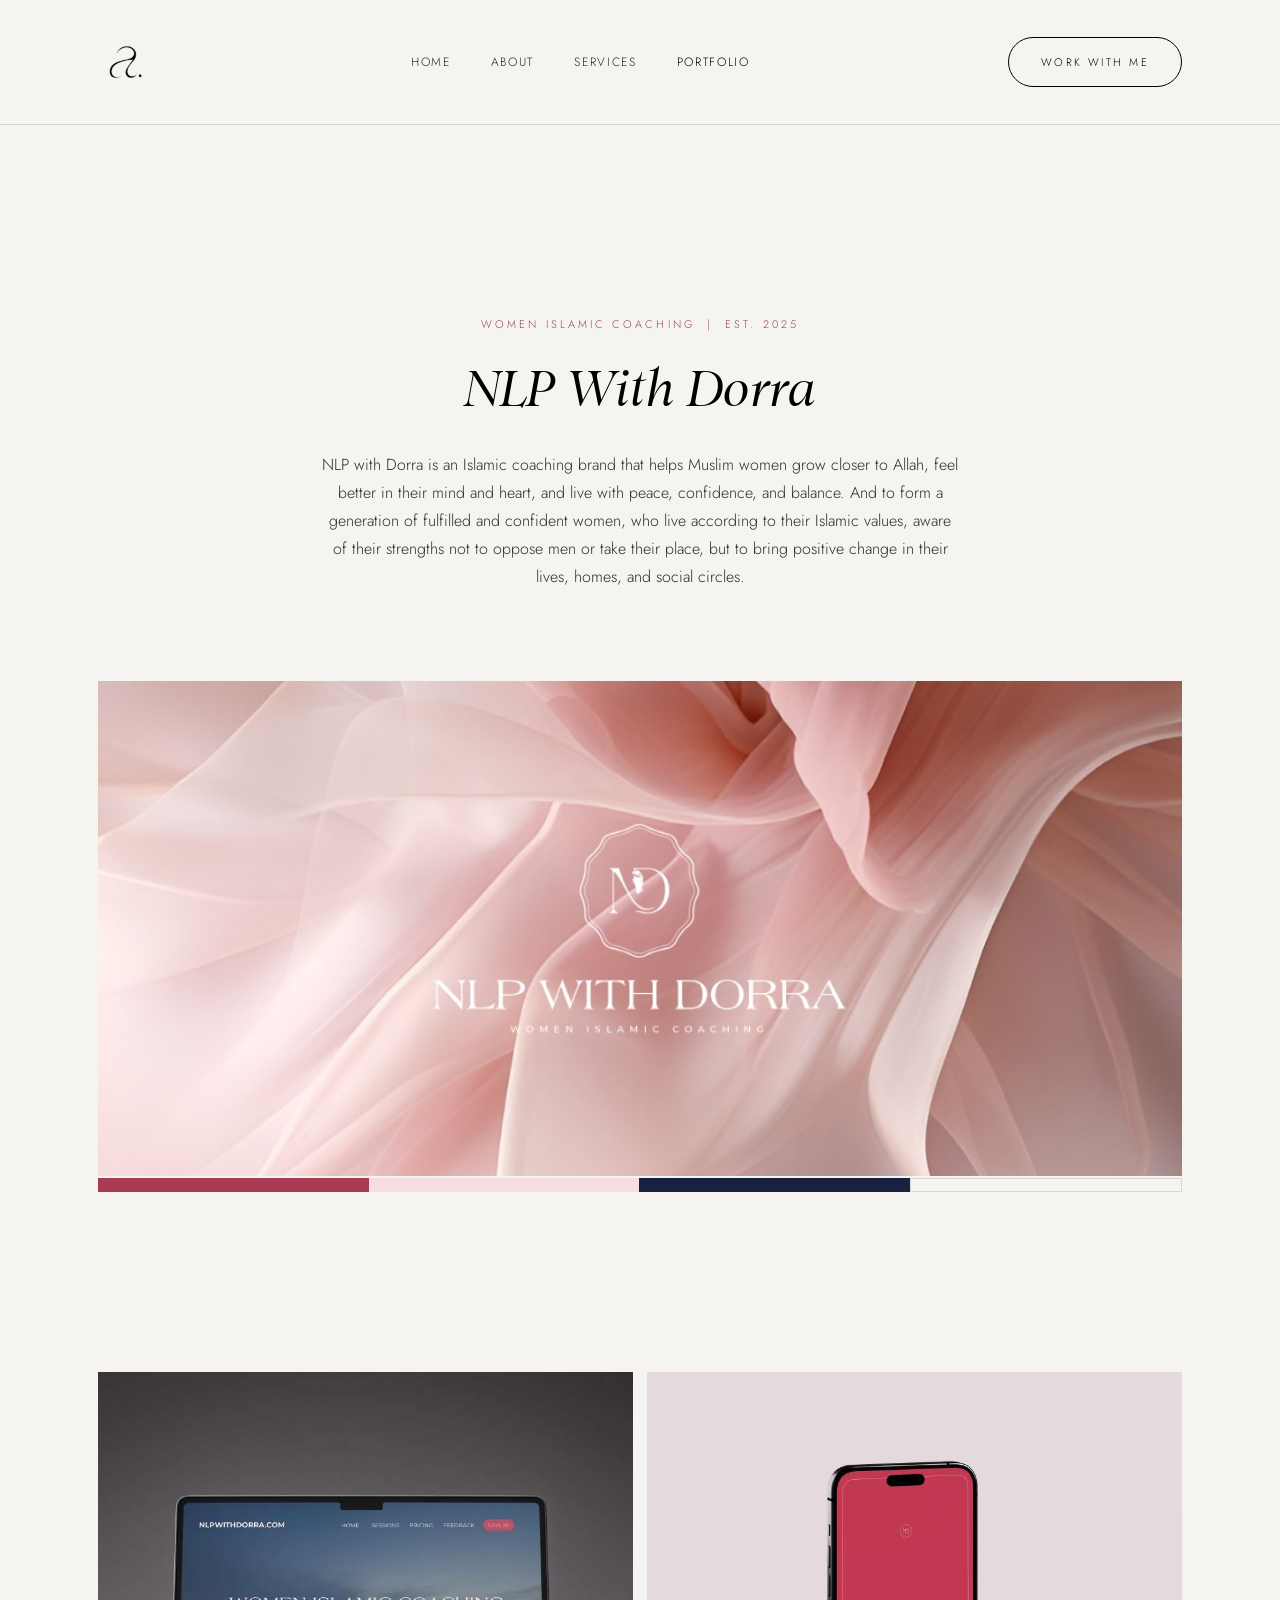
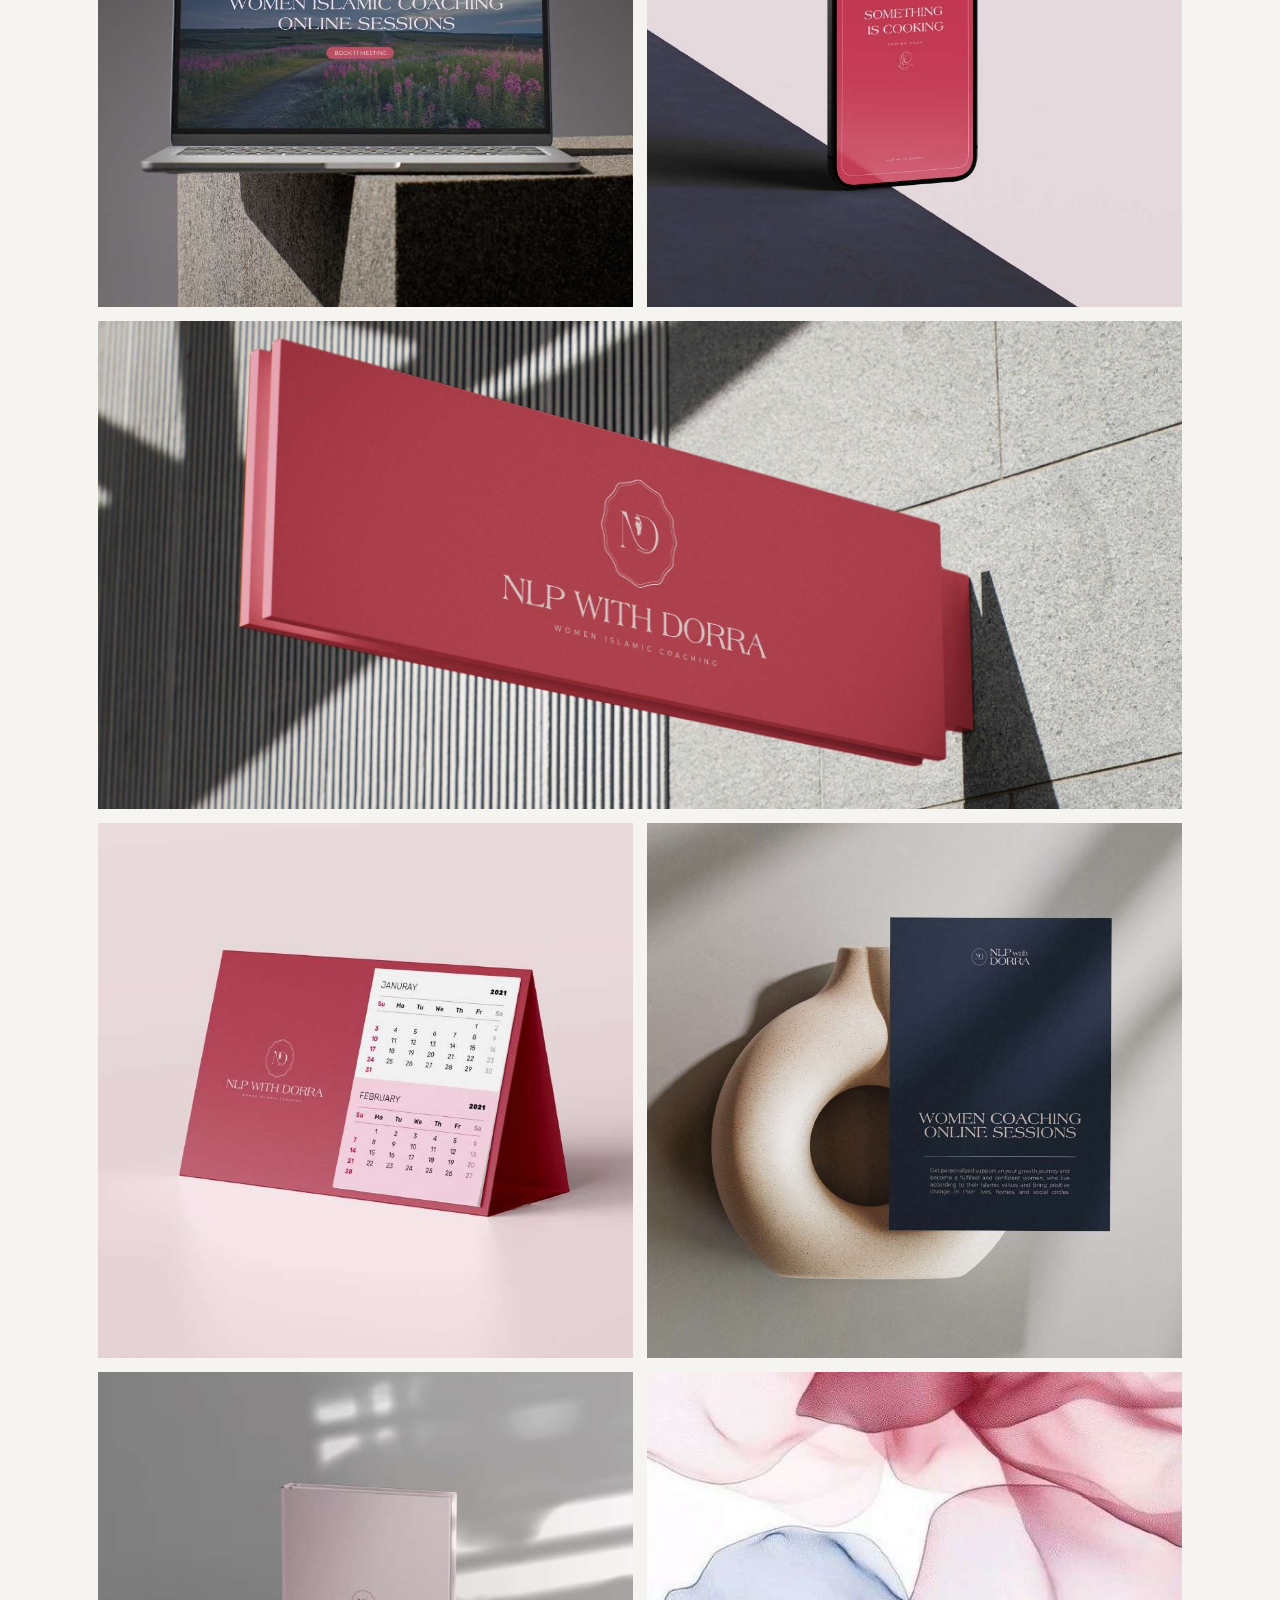
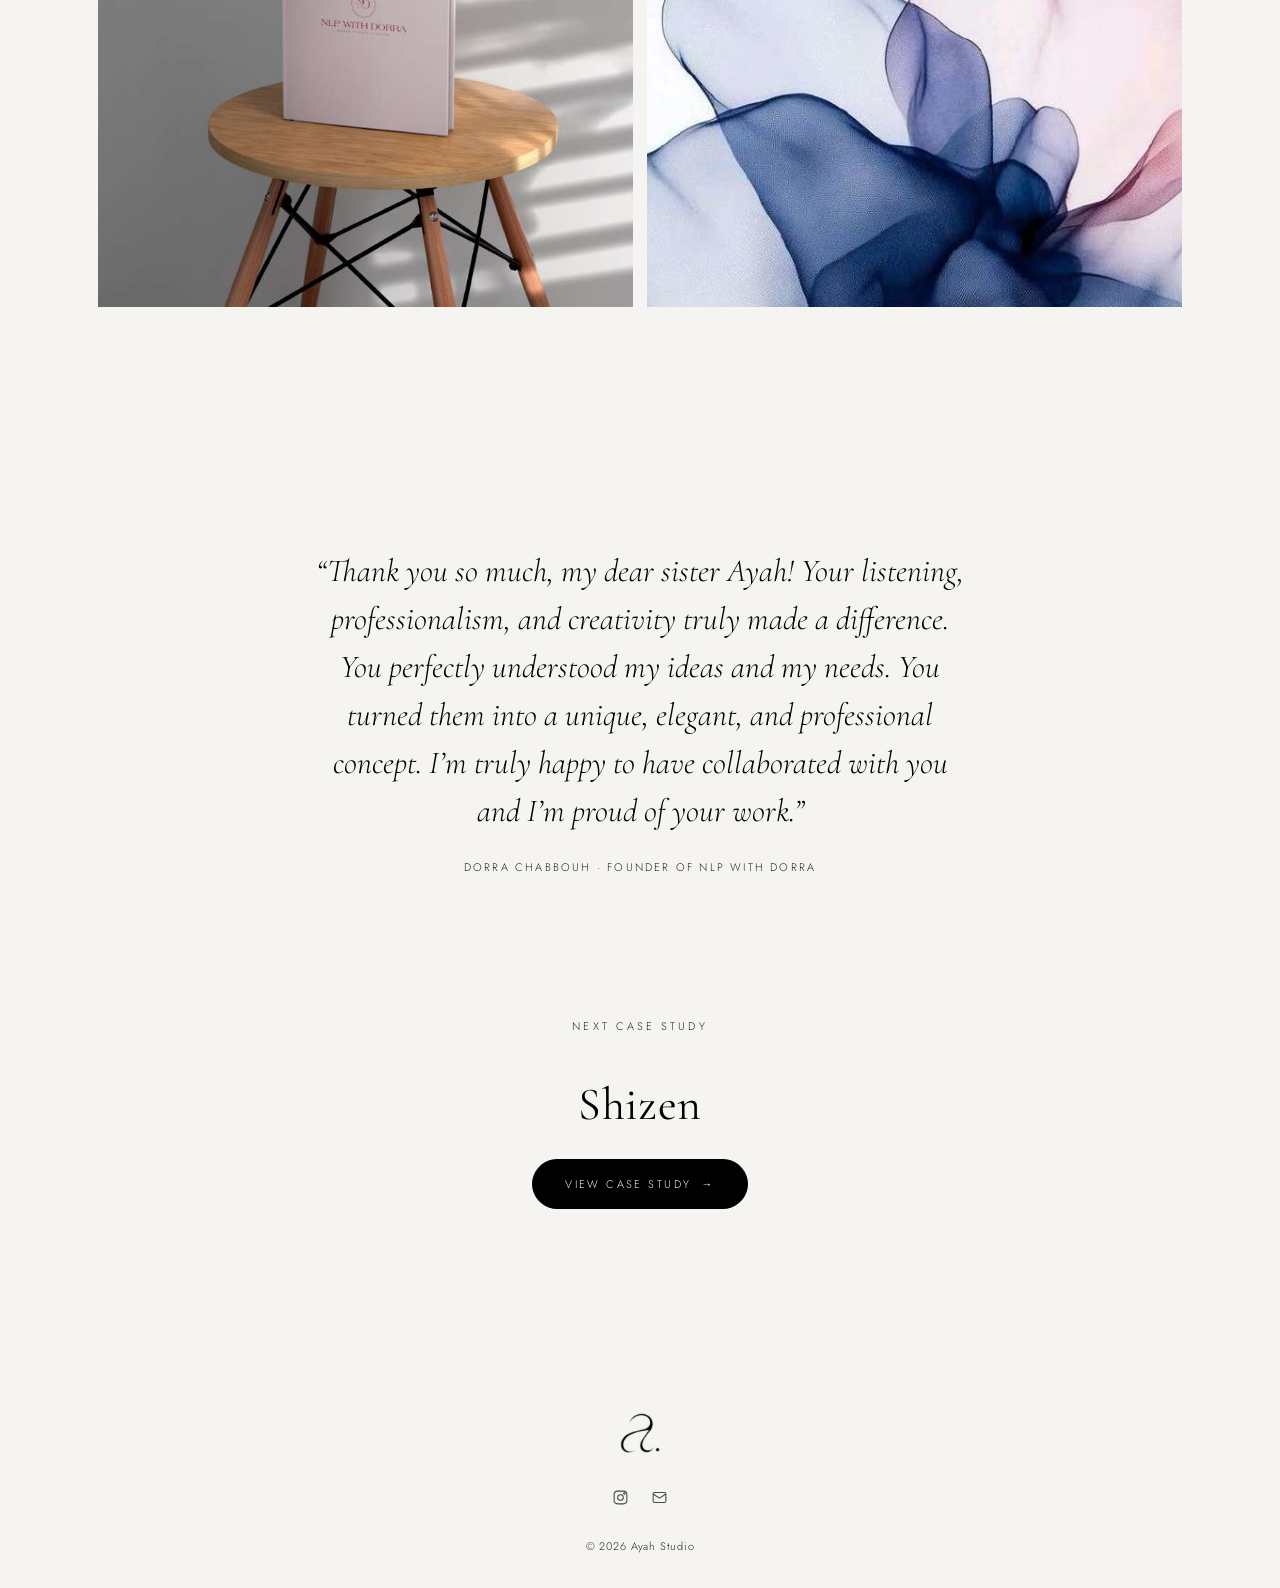
<file: portfolio-nlp.html>
<!DOCTYPE html>
<html lang="en">
<head>
<meta charset="UTF-8">
<meta name="viewport" content="width=device-width, initial-scale=1.0">
<title>NLP With Dorra | Portfolio | Ayah Studio</title>
<meta name="description" content="NLP with Dorra is an Islamic coaching brand that helps Muslim women grow closer to Allah and live with peace, confidence, and balance.">
<link rel="stylesheet" href="css/styles.css">
<style>
  .nlp-page{ --line: rgba(156,68,87,.18); }
</style>
</head>
<body>

<nav class="site-nav static">
  <div class="wrap nav-row">
    <a href="index.html" class="brand-mark"><img src="img/logo-mark-plain.png" alt="Ayah Studio"></a>
    <ul class="nav-links" id="navLinks">
      <li><a href="index.html">Home</a></li>
      <li><a href="about.html">About</a></li>
      <li><a href="services.html">Services</a></li>
      <li><a href="portfolio.html" class="active">Portfolio</a></li>
    </ul>
    <div class="nav-cta">
      <a href="contact.html" class="btn">Work With Me</a>
      <button class="nav-toggle" aria-label="Menu" aria-expanded="false">
        <svg viewBox="0 0 24 24" fill="none" stroke="currentColor" stroke-width="1.4"><line x1="3" y1="7" x2="21" y2="7"/><line x1="3" y1="13" x2="21" y2="13"/><line x1="3" y1="19" x2="21" y2="19"/></svg>
      </button>
    </div>
  </div>
</nav>

<header class="bare-hero reveal">
  <div class="wrap">
    <p class="eyebrow" style="color:var(--rose);">Women Islamic Coaching &nbsp;|&nbsp; Est. 2025</p>
    <h1 style="margin-top:16px;" class="romie">NLP With Dorra</h1>
    <p style="max-width:640px;margin:26px auto 0;">NLP with Dorra is an Islamic coaching brand that helps Muslim women grow closer to Allah, feel better in their mind and heart, and live with peace, confidence, and balance. And to form a generation of fulfilled and confident women, who live according to their Islamic values, aware of their strengths not to oppose men or take their place, but to bring positive change in their lives, homes, and social circles.</p>
  </div>
</header>

<section style="padding-top:0;">
  <div class="wrap reveal">
    <div style="position:relative;overflow:hidden;">
      <img src="img/nlp-hero-real.jpg" alt="NLP with Dorra brand mark over flowing pink silk fabric" style="width:100%;aspect-ratio:16/7.3;object-fit:cover;">
    </div>
    <div style="display:flex;height:14px;margin-top:2px;">
      <div style="flex:2;background:#a83a52;"></div>
      <div style="flex:2;background:#f6dde2;"></div>
      <div style="flex:2;background:#182240;"></div>
      <div style="flex:2;background:#f5f4f1;border:1px solid var(--line);box-sizing:border-box;"></div>
    </div>
  </div>
</section>

<section style="padding-top:60px;">
  <div class="wrap reveal">
    <div class="case-gallery gal-row-2">
      <img src="img/nlp-laptop.jpg" alt="Laptop displaying the NLP with Dorra women's coaching website">
      <img src="img/nlp-phone.jpg" alt="Phone mockup of the NLP with Dorra brand in deep pink">
    </div>
    <div class="case-gallery gal-row-1" style="margin-top:14px;">
      <img src="img/nlp-box.jpg" alt="NLP with Dorra packaging box catching afternoon light" style="aspect-ratio:20/9;">
    </div>
    <div class="case-gallery gal-row-2" style="margin-top:14px;">
      <img src="img/nlp-calendar.jpg" alt="Desk calendar styled in the NLP with Dorra brand colours">
      <img src="img/nlp-card.jpg" alt="Navy brand card for Women Coaching Online Sessions, styled beside a ceramic vase">
    </div>
    <div class="case-gallery gal-row-2" style="margin-top:14px;">
      <img src="img/nlp-notebook.jpg" alt="Blush pink branded notebook on a wooden stool">
      <img src="img/nlp-swirl.jpg" alt="Blue and rose silk fabric detail">
    </div>
  </div>
</section>

<section>
  <div class="wrap quote-block reveal">
    <blockquote>&ldquo;Thank you so much, my dear sister Ayah! Your listening, professionalism, and creativity truly made a difference. You perfectly understood my ideas and my needs. You turned them into a unique, elegant, and professional concept. I&rsquo;m truly happy to have collaborated with you and I&rsquo;m proud of your work.&rdquo;</blockquote>
    <cite>Dorra Chabbouh &middot; Founder of NLP With Dorra</cite>
  </div>
</section>

<section style="padding-top:0;">
  <div class="wrap cta-banner reveal">
    <div class="content">
      <p class="eyebrow">Next Case Study</p>
      <h2 style="margin-top:16px;">Shizen</h2>
      <a href="portfolio-shizen.html" class="btn solid" style="margin-top:26px;">View Case Study <span class="arrow">→</span></a>
    </div>
  </div>
</section>

<footer>
  <div class="wrap">
    <div class="footer-mark"><img src="img/logo-mark-plain.png" alt="Ayah Studio"></div>
    <div class="footer-social">
      <a href="https://www.instagram.com/ayah.studioo" target="_blank" rel="noopener noreferrer" aria-label="Instagram"><svg viewBox="0 0 24 24" fill="none" stroke="currentColor" stroke-width="1.5"><rect x="3" y="3" width="18" height="18" rx="5"/><circle cx="12" cy="12" r="4"/><circle cx="17.5" cy="6.5" r="1"/></svg></a>
      <a href="mailto:ayahchabbouh8@gmail.com" aria-label="Email"><svg viewBox="0 0 24 24" fill="none" stroke="currentColor" stroke-width="1.5"><rect x="3" y="5" width="18" height="14" rx="2"/><path d="M3 7l9 6 9-6"/></svg></a>
    </div>
    <div class="footer-copy">© 2026 Ayah Studio</div>
  </div>
</footer>

<script src="js/main.js"></script>
</body>
</html>
</file>
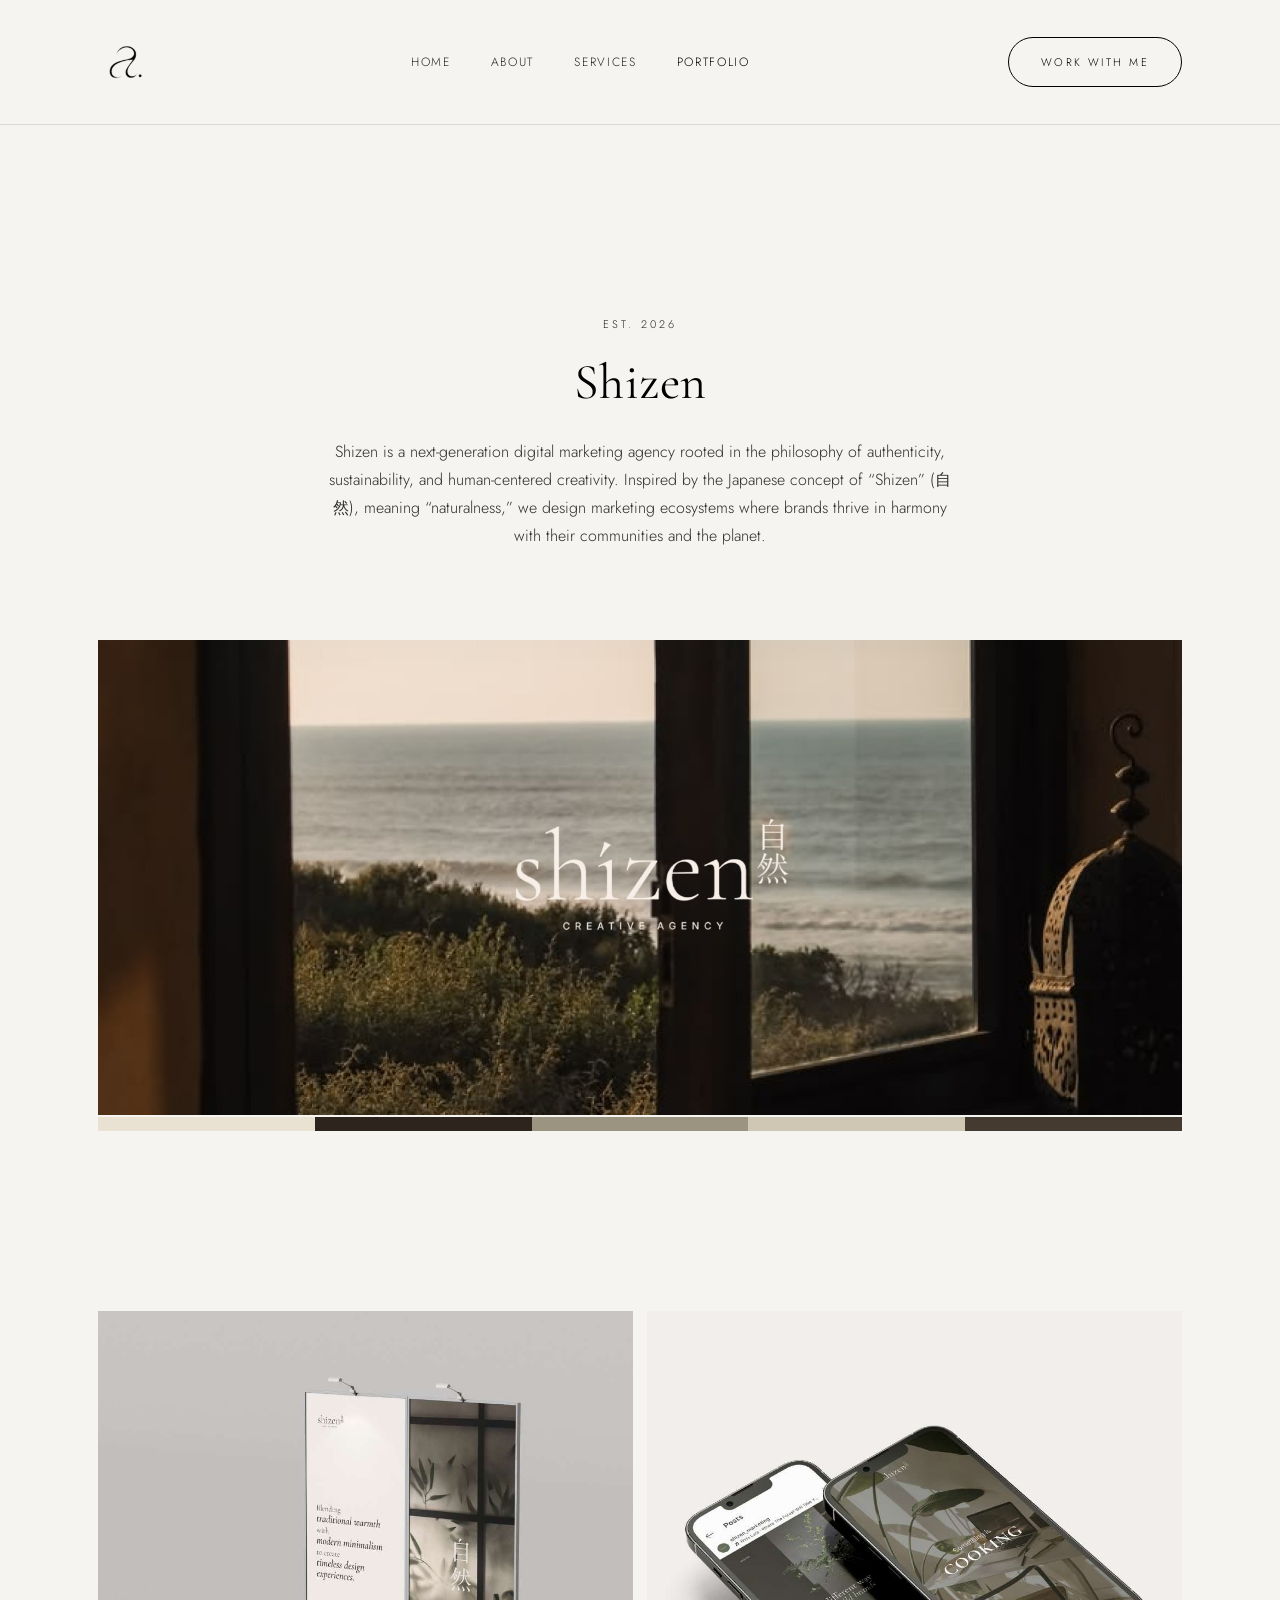
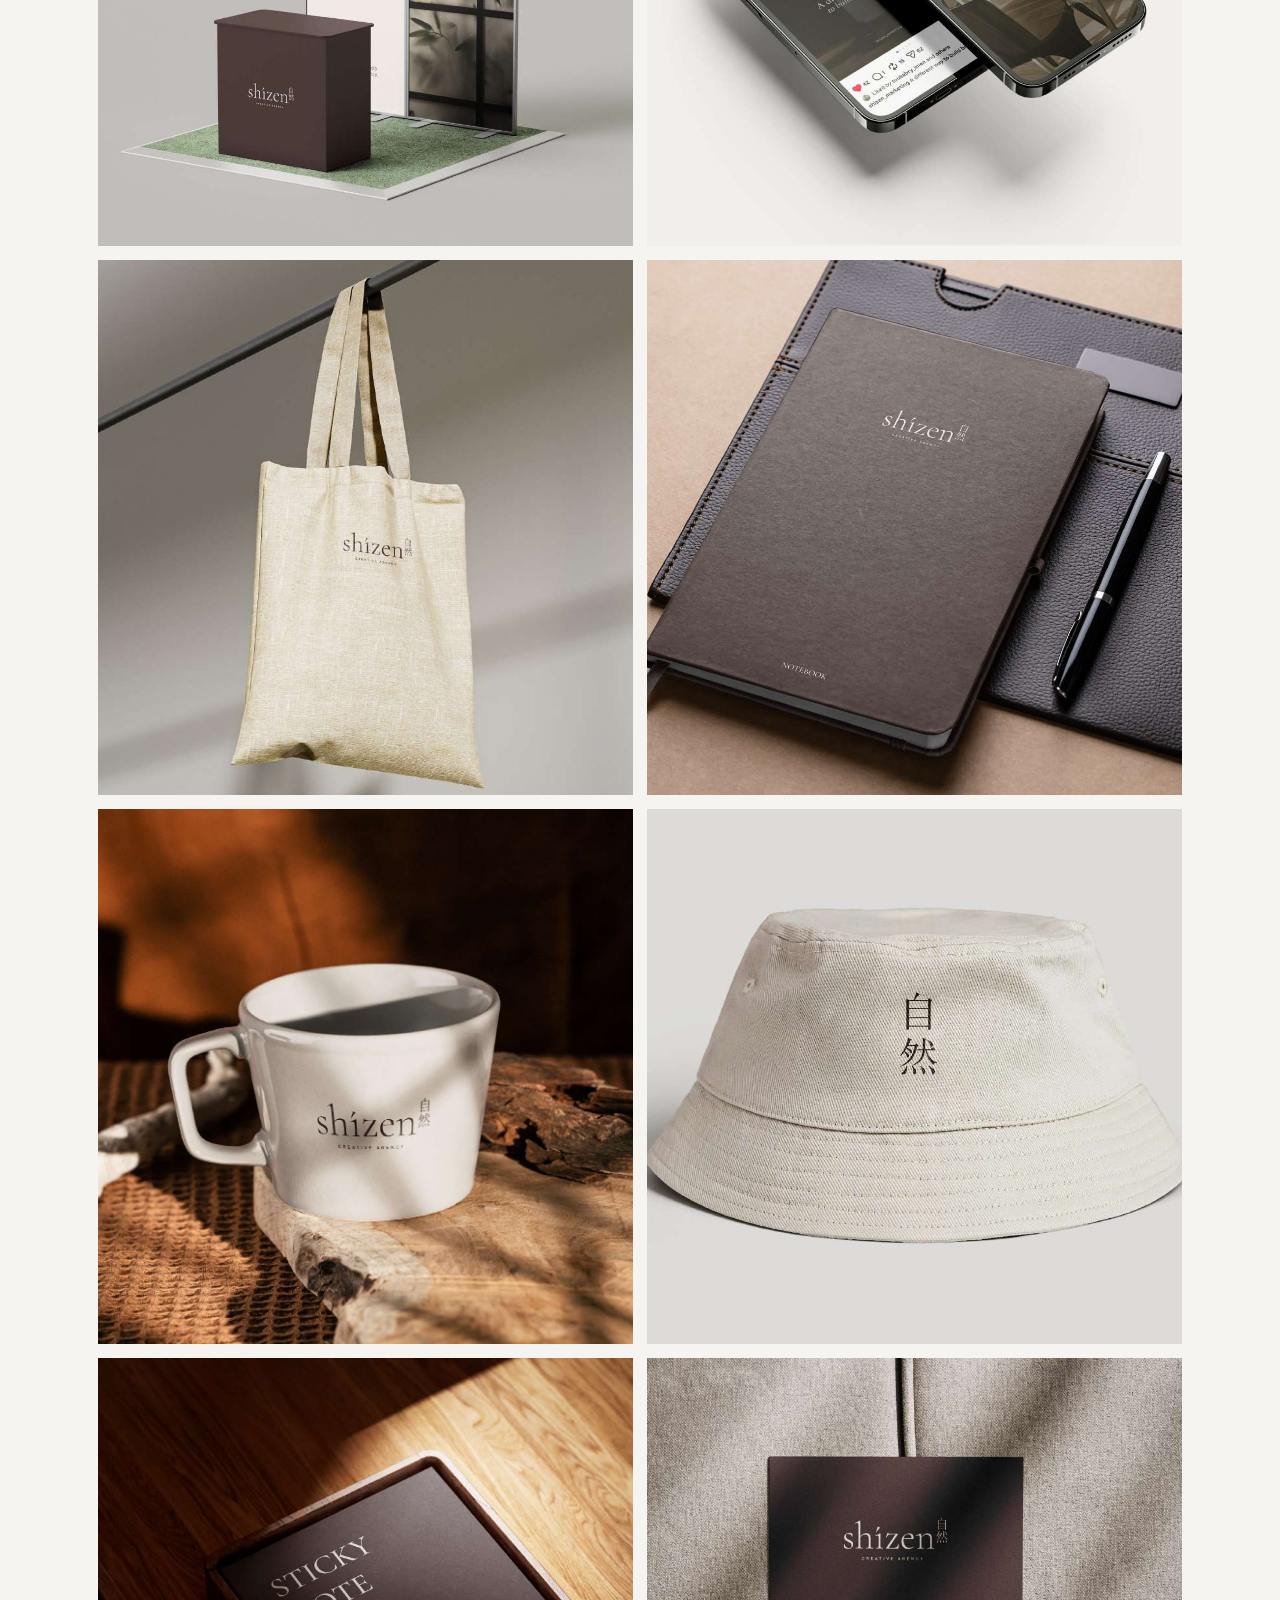
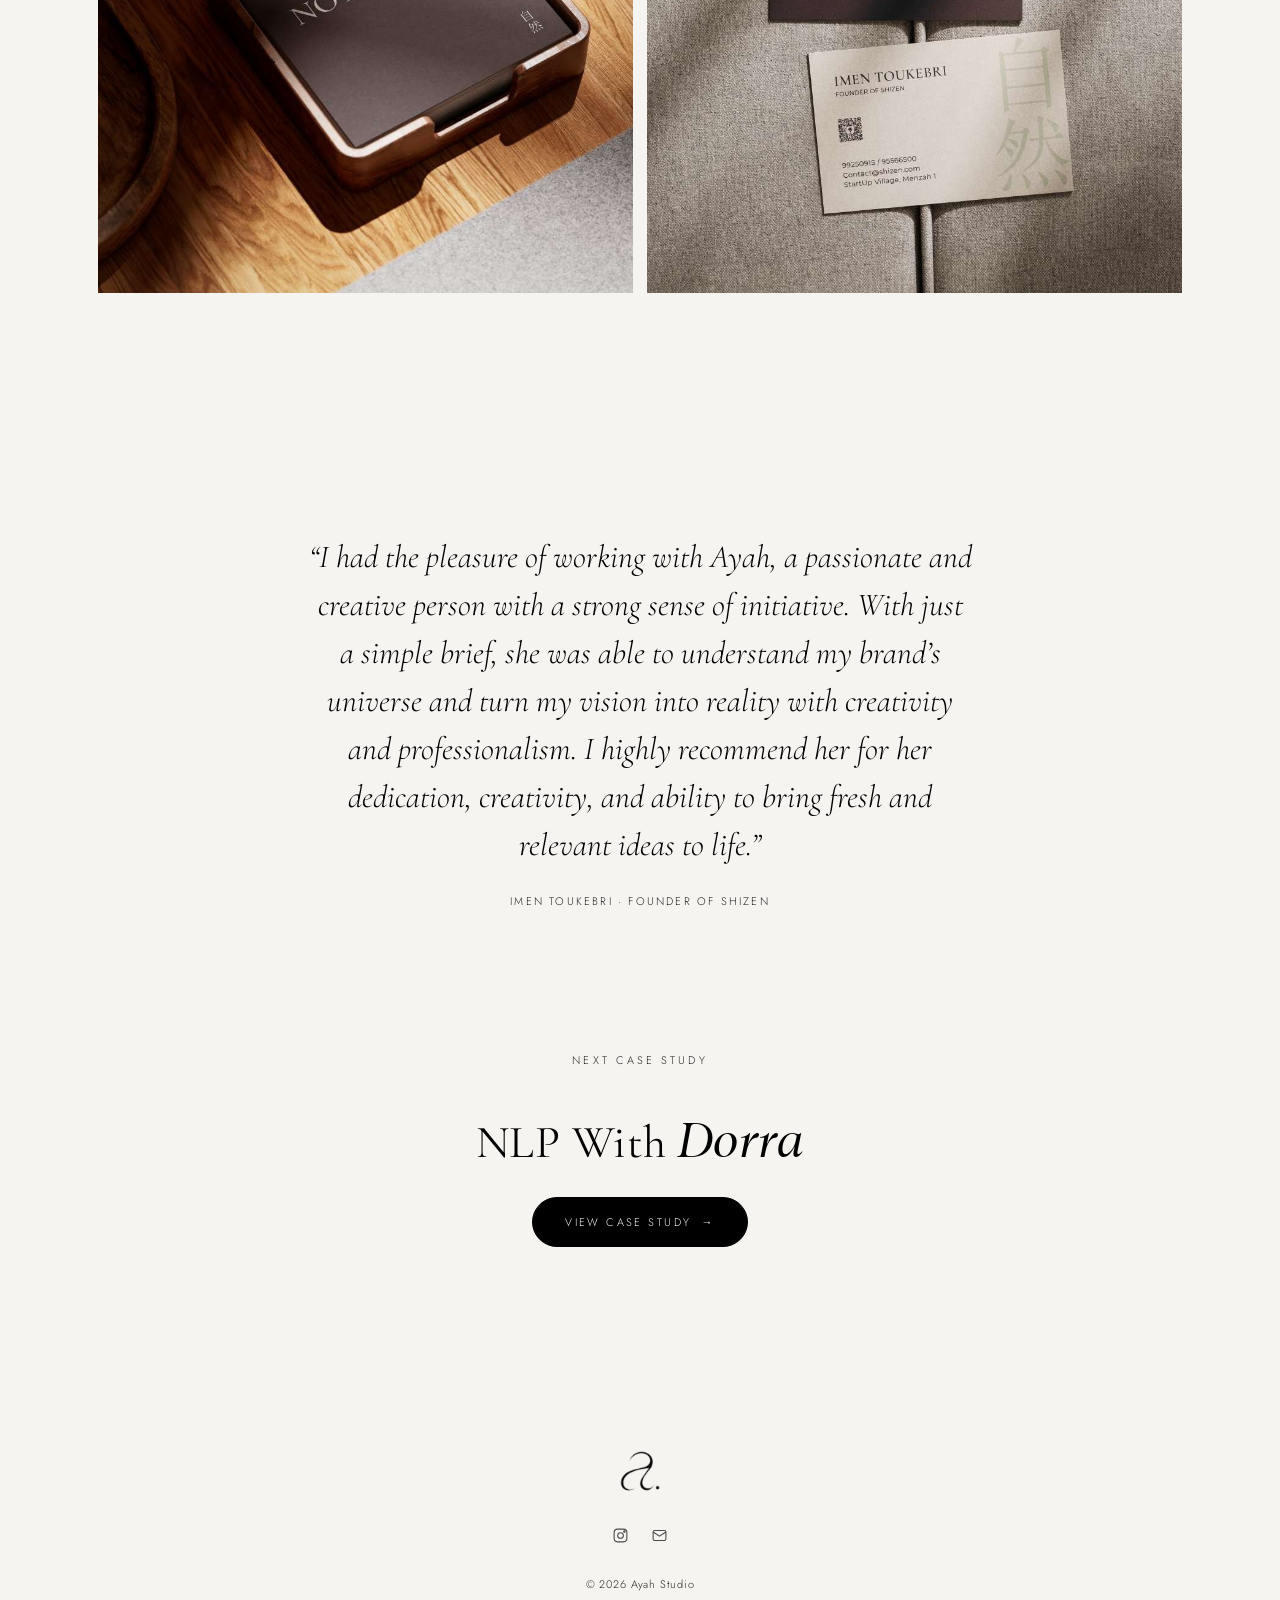
<file: portfolio-shizen.html>
<!DOCTYPE html>
<html lang="en">
<head>
<meta charset="UTF-8">
<meta name="viewport" content="width=device-width, initial-scale=1.0">
<title>Shizen | Portfolio | Ayah Studio</title>
<meta name="description" content="Shizen, a next-generation digital marketing agency rooted in authenticity, sustainability, and human-centered creativity.">
<link rel="stylesheet" href="css/styles.css">
</head>
<body>

<nav class="site-nav static">
  <div class="wrap nav-row">
    <a href="index.html" class="brand-mark"><img src="img/logo-mark-plain.png" alt="Ayah Studio"></a>
    <ul class="nav-links" id="navLinks">
      <li><a href="index.html">Home</a></li>
      <li><a href="about.html">About</a></li>
      <li><a href="services.html">Services</a></li>
      <li><a href="portfolio.html" class="active">Portfolio</a></li>
    </ul>
    <div class="nav-cta">
      <a href="contact.html" class="btn">Work With Me</a>
      <button class="nav-toggle" aria-label="Menu" aria-expanded="false">
        <svg viewBox="0 0 24 24" fill="none" stroke="currentColor" stroke-width="1.4"><line x1="3" y1="7" x2="21" y2="7"/><line x1="3" y1="13" x2="21" y2="13"/><line x1="3" y1="19" x2="21" y2="19"/></svg>
      </button>
    </div>
  </div>
</nav>

<header class="bare-hero reveal">
  <div class="wrap">
    <p class="eyebrow">Est. 2026</p>
    <h1 style="margin-top:16px;">Shizen</h1>
    <p style="max-width:640px;margin:26px auto 0;">Shizen is a next-generation digital marketing agency rooted in the philosophy of authenticity, sustainability, and human-centered creativity. Inspired by the Japanese concept of &ldquo;Shizen&rdquo; (自然), meaning &ldquo;naturalness,&rdquo; we design marketing ecosystems where brands thrive in harmony with their communities and the planet.</p>
  </div>
</header>

<section style="padding-top:0;">
  <div class="wrap reveal">
    <div style="position:relative;overflow:hidden;">
      <img src="img/shizen-hero-real.jpg" alt="Shizen wordmark over an arched window looking towards the ocean" style="width:100%;aspect-ratio:16/7;object-fit:cover;">
    </div>
    <div style="display:flex;height:14px;margin-top:2px;">
      <div style="flex:1;background:#e9e2d3;"></div>
      <div style="flex:1;background:#2c241d;"></div>
      <div style="flex:1;background:#9a9481;"></div>
      <div style="flex:1;background:#cfc6b3;"></div>
      <div style="flex:1;background:#443a30;"></div>
    </div>
  </div>
</section>

<section style="padding-top:60px;">
  <div class="wrap reveal">
    <div class="case-gallery gal-row-2">
      <img src="img/shizen-packaging.jpg" alt="Shizen packaging box and folded brand display">
      <img src="img/shizen-phone.jpg" alt="Shizen brand mockup shown on two phone screens">
    </div>
    <div class="case-gallery gal-row-2" style="margin-top:14px;">
      <img src="img/shizen-tote.jpg" alt="Natural canvas tote bag with Shizen logo, hanging on a rail">
      <img src="img/shizen-notebook.jpg" alt="Shizen branded leather notebook and pen">
    </div>
    <div class="case-gallery gal-row-2" style="margin-top:14px;">
      <img src="img/shizen-mug.jpg" alt="Ceramic mug with the Shizen logo, styled on a wooden table">
      <img src="img/shizen-hat.jpg" alt="Cream bucket hat embroidered with the Japanese character for Shizen">
    </div>
    <div class="case-gallery gal-row-2" style="margin-top:14px;">
      <img src="img/shizen-stickynote.jpg" alt="Wooden sticky note holder with the Shizen logo">
      <img src="img/shizen-bizcard.jpg" alt="Shizen business card styled on fabric">
    </div>
  </div>
</section>

<section>
  <div class="wrap quote-block reveal">
    <blockquote>&ldquo;I had the pleasure of working with Ayah, a passionate and creative person with a strong sense of initiative. With just a simple brief, she was able to understand my brand&rsquo;s universe and turn my vision into reality with creativity and professionalism. I highly recommend her for her dedication, creativity, and ability to bring fresh and relevant ideas to life.&rdquo;</blockquote>
    <cite>Imen Toukebri &middot; Founder of Shizen</cite>
  </div>
</section>

<section style="padding-top:0;">
  <div class="wrap cta-banner reveal">
    <div class="content">
      <p class="eyebrow">Next Case Study</p>
      <h2 style="margin-top:16px;">NLP With <span class="romie" style="font-size:1.05em;">Dorra</span></h2>
      <a href="portfolio-nlp.html" class="btn solid" style="margin-top:26px;">View Case Study <span class="arrow">→</span></a>
    </div>
  </div>
</section>

<footer>
  <div class="wrap">
    <div class="footer-mark"><img src="img/logo-mark-plain.png" alt="Ayah Studio"></div>
    <div class="footer-social">
      <a href="https://www.instagram.com/ayah.studioo" target="_blank" rel="noopener noreferrer" aria-label="Instagram"><svg viewBox="0 0 24 24" fill="none" stroke="currentColor" stroke-width="1.5"><rect x="3" y="3" width="18" height="18" rx="5"/><circle cx="12" cy="12" r="4"/><circle cx="17.5" cy="6.5" r="1"/></svg></a>
      <a href="mailto:ayahchabbouh8@gmail.com" aria-label="Email"><svg viewBox="0 0 24 24" fill="none" stroke="currentColor" stroke-width="1.5"><rect x="3" y="5" width="18" height="14" rx="2"/><path d="M3 7l9 6 9-6"/></svg></a>
    </div>
    <div class="footer-copy">© 2026 Ayah Studio</div>
  </div>
</footer>

<script src="js/main.js"></script>
</body>
</html>
</file>
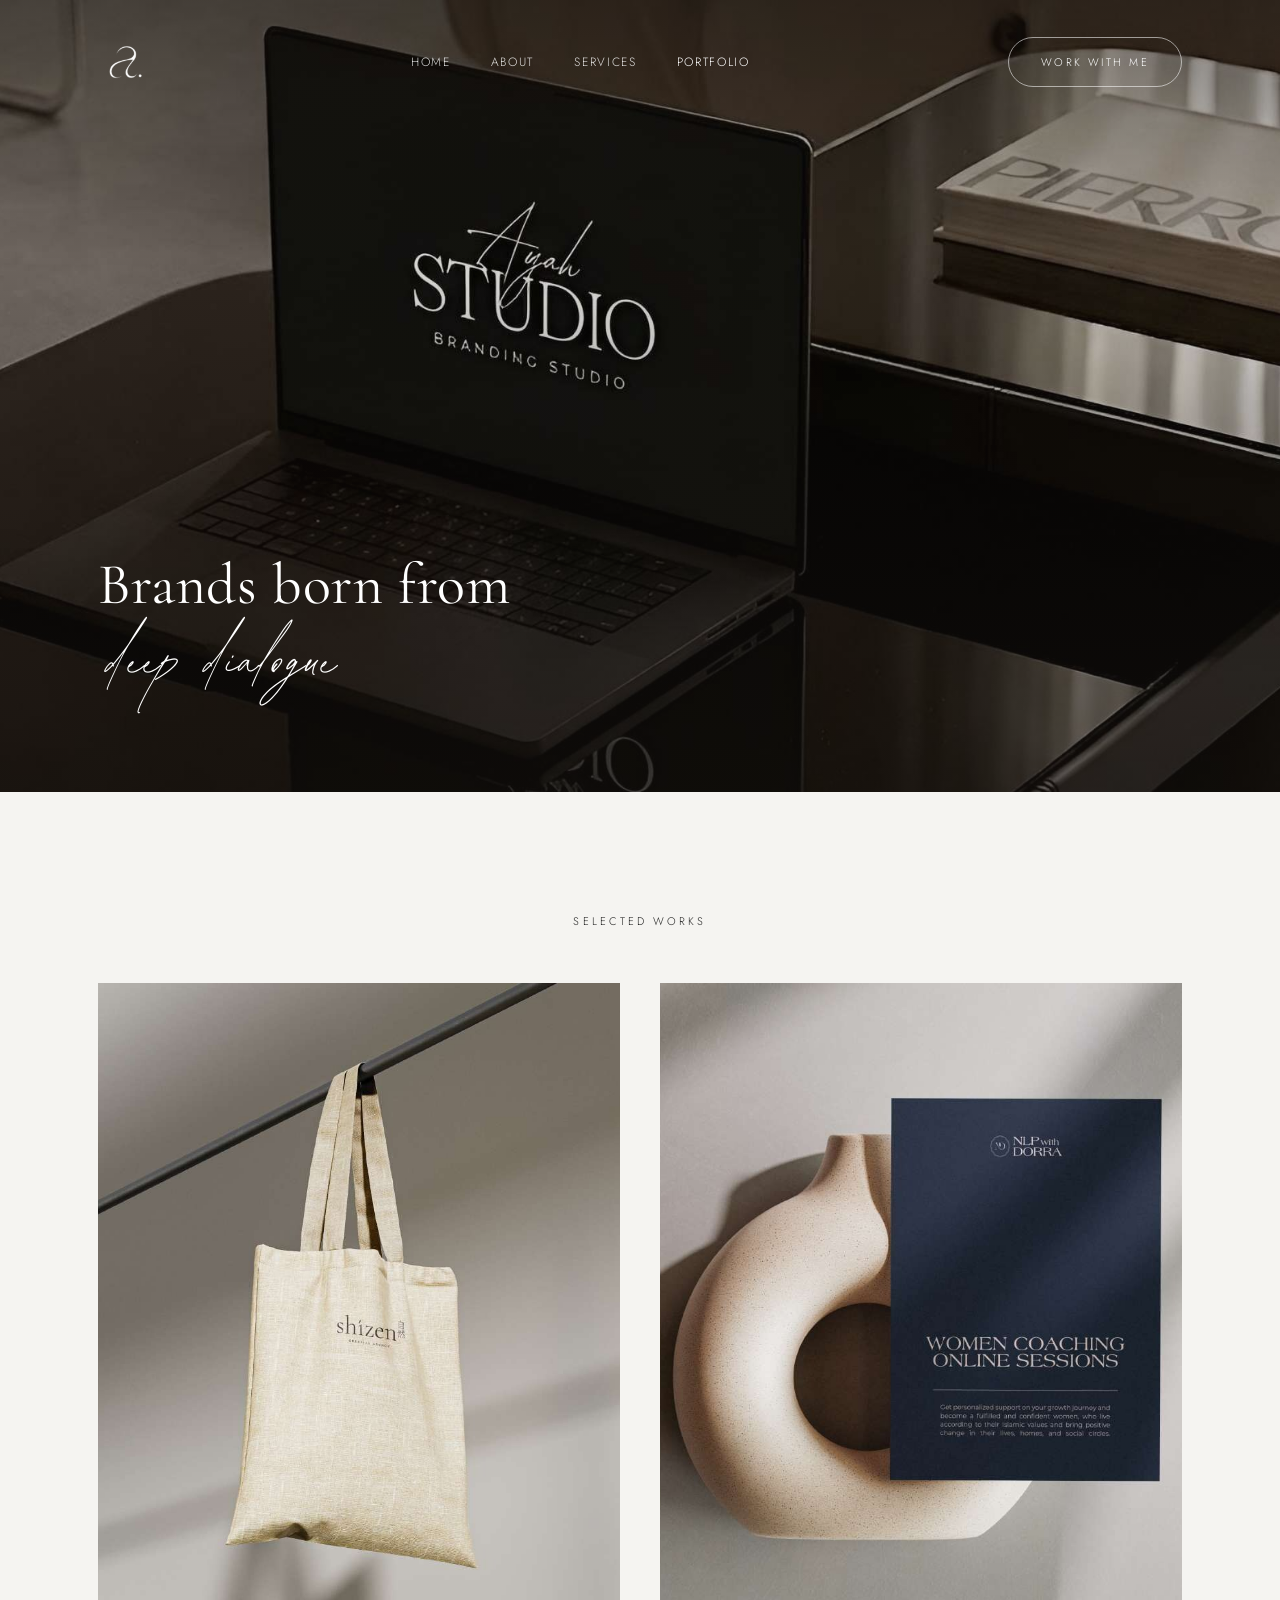
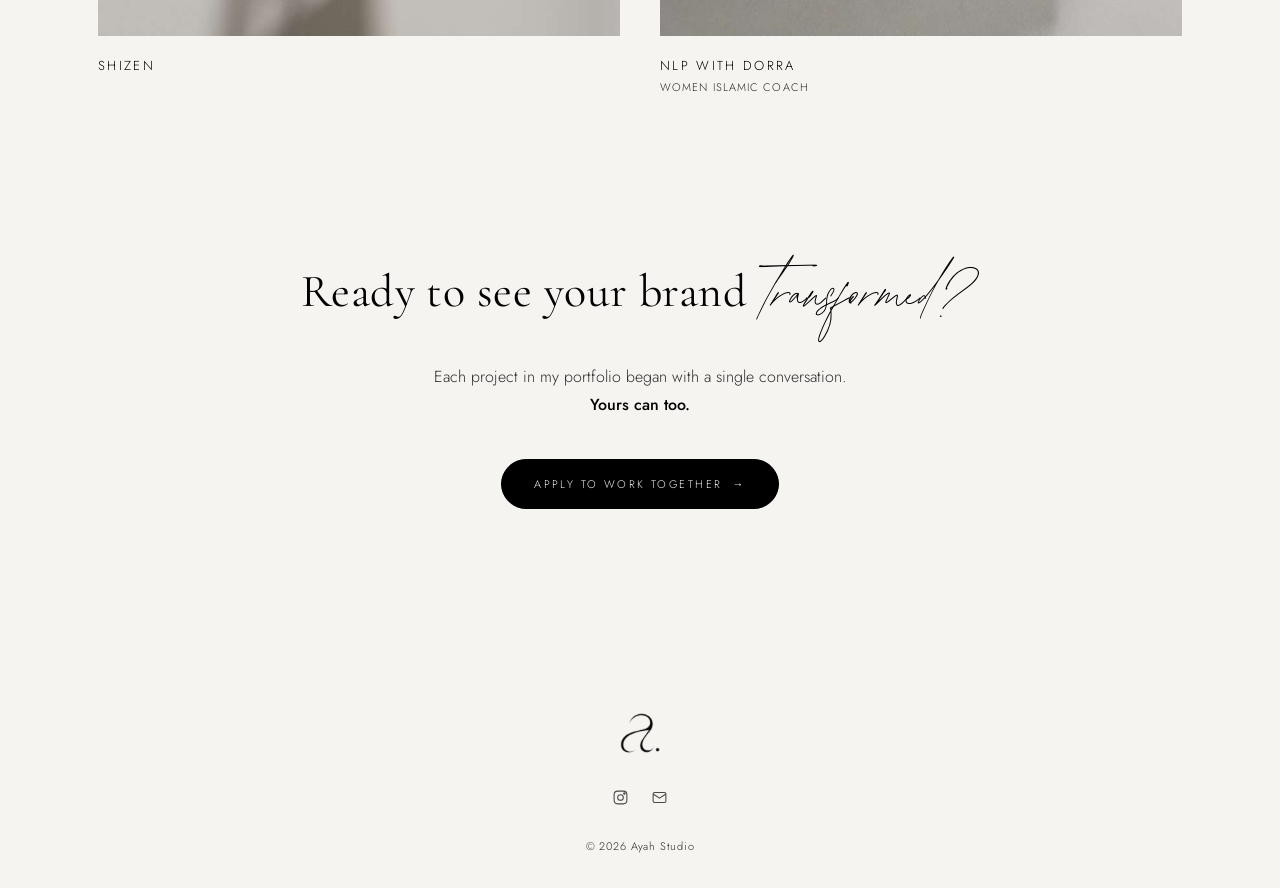
<file: portfolio.html>
<!DOCTYPE html>
<html lang="en">
<head>
<meta charset="UTF-8">
<meta name="viewport" content="width=device-width, initial-scale=1.0">
<title>Portfolio | Ayah Studio</title>
<meta name="description" content="Brands born from deep dialogue. Selected branding work by Ayah Studio, including Shizen and NLP with Dorra.">
<link rel="stylesheet" href="css/styles.css">
</head>
<body>

<nav class="site-nav on-hero" id="siteNav">
  <div class="wrap nav-row">
    <a href="index.html" class="brand-mark"><img src="img/logo-mark-plain.png" alt="Ayah Studio"></a>
    <ul class="nav-links" id="navLinks">
      <li><a href="index.html">Home</a></li>
      <li><a href="about.html">About</a></li>
      <li><a href="services.html">Services</a></li>
      <li><a href="portfolio.html" class="active">Portfolio</a></li>
    </ul>
    <div class="nav-cta">
      <a href="contact.html" class="btn on-dark">Work With Me</a>
      <button class="nav-toggle" aria-label="Menu" aria-expanded="false">
        <svg viewBox="0 0 24 24" fill="none" stroke="currentColor" stroke-width="1.4"><line x1="3" y1="7" x2="21" y2="7"/><line x1="3" y1="13" x2="21" y2="13"/><line x1="3" y1="19" x2="21" y2="19"/></svg>
      </button>
    </div>
  </div>
</nav>

<header class="hero" style="background-image:url('img/home-hero.jpg');">
  <div class="wrap hero-inner">
    <h1>Brands born from<br><span class="script-flourish" style="font-size:1.4em;">deep dialogue</span></h1>
  </div>
</header>

<section>
  <div class="wrap">
    <p class="eyebrow reveal" style="text-align:center;margin-bottom:52px;">Selected Works</p>
    <div class="works-grid reveal">
      <a href="portfolio-shizen.html" class="work-card">
        <figure><img src="img/port-shizen-tote.jpg" alt="Shizen branded tote bag hanging on a rail"></figure>
        <div class="work-meta">
          <div class="name">Shizen</div>
        </div>
      </a>
      <a href="portfolio-nlp.html" class="work-card">
        <figure><img src="img/port-nlp-card.jpg" alt="NLP with Dorra brand card styled beside a ceramic vase"></figure>
        <div class="work-meta">
          <div class="name">NLP With Dorra</div>
          <div class="type">Women Islamic Coach</div>
        </div>
      </a>
    </div>
  </div>
</section>

<section style="padding-top:40px;">
  <div class="wrap cta-banner reveal">
    <div class="content">
      <h2>Ready to see your brand <span class="script-flourish" style="font-size:1.5em;">transformed?</span></h2>
      <p>Each project in my portfolio began with a single conversation. <strong style="color:var(--ink);font-weight:500;"><br>Yours can too.</strong></p>
      <a href="contact.html" class="btn solid">Apply To Work Together <span class="arrow">→</span></a>
    </div>
  </div>
</section>

<footer>
  <div class="wrap">
    <div class="footer-mark"><img src="img/logo-mark-plain.png" alt="Ayah Studio"></div>
    <div class="footer-social">
      <a href="https://www.instagram.com/ayah.studioo" target="_blank" rel="noopener noreferrer" aria-label="Instagram"><svg viewBox="0 0 24 24" fill="none" stroke="currentColor" stroke-width="1.5"><rect x="3" y="3" width="18" height="18" rx="5"/><circle cx="12" cy="12" r="4"/><circle cx="17.5" cy="6.5" r="1"/></svg></a>
      <a href="mailto:ayahchabbouh8@gmail.com" aria-label="Email"><svg viewBox="0 0 24 24" fill="none" stroke="currentColor" stroke-width="1.5"><rect x="3" y="5" width="18" height="14" rx="2"/><path d="M3 7l9 6 9-6"/></svg></a>
    </div>
    <div class="footer-copy">© 2026 Ayah Studio</div>
  </div>
</footer>

<script src="js/main.js"></script>
</body>
</html>
</file>
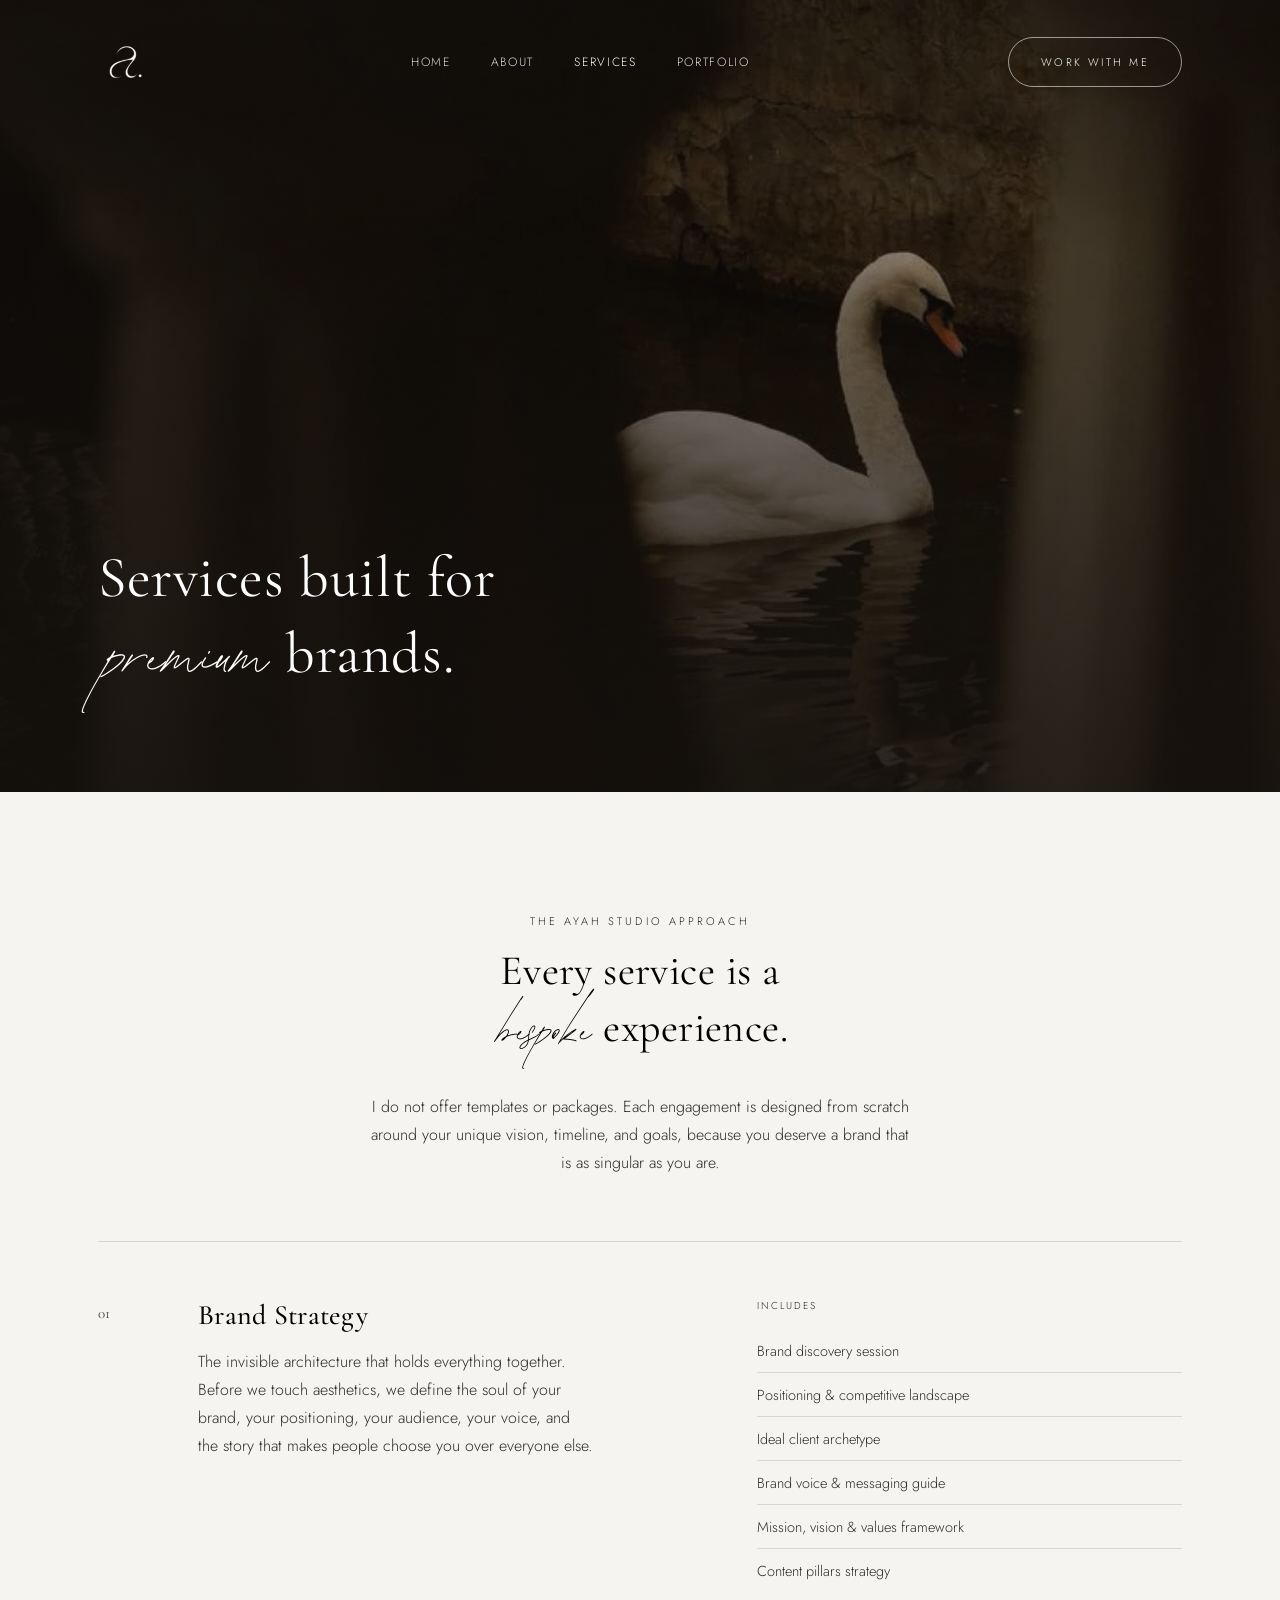
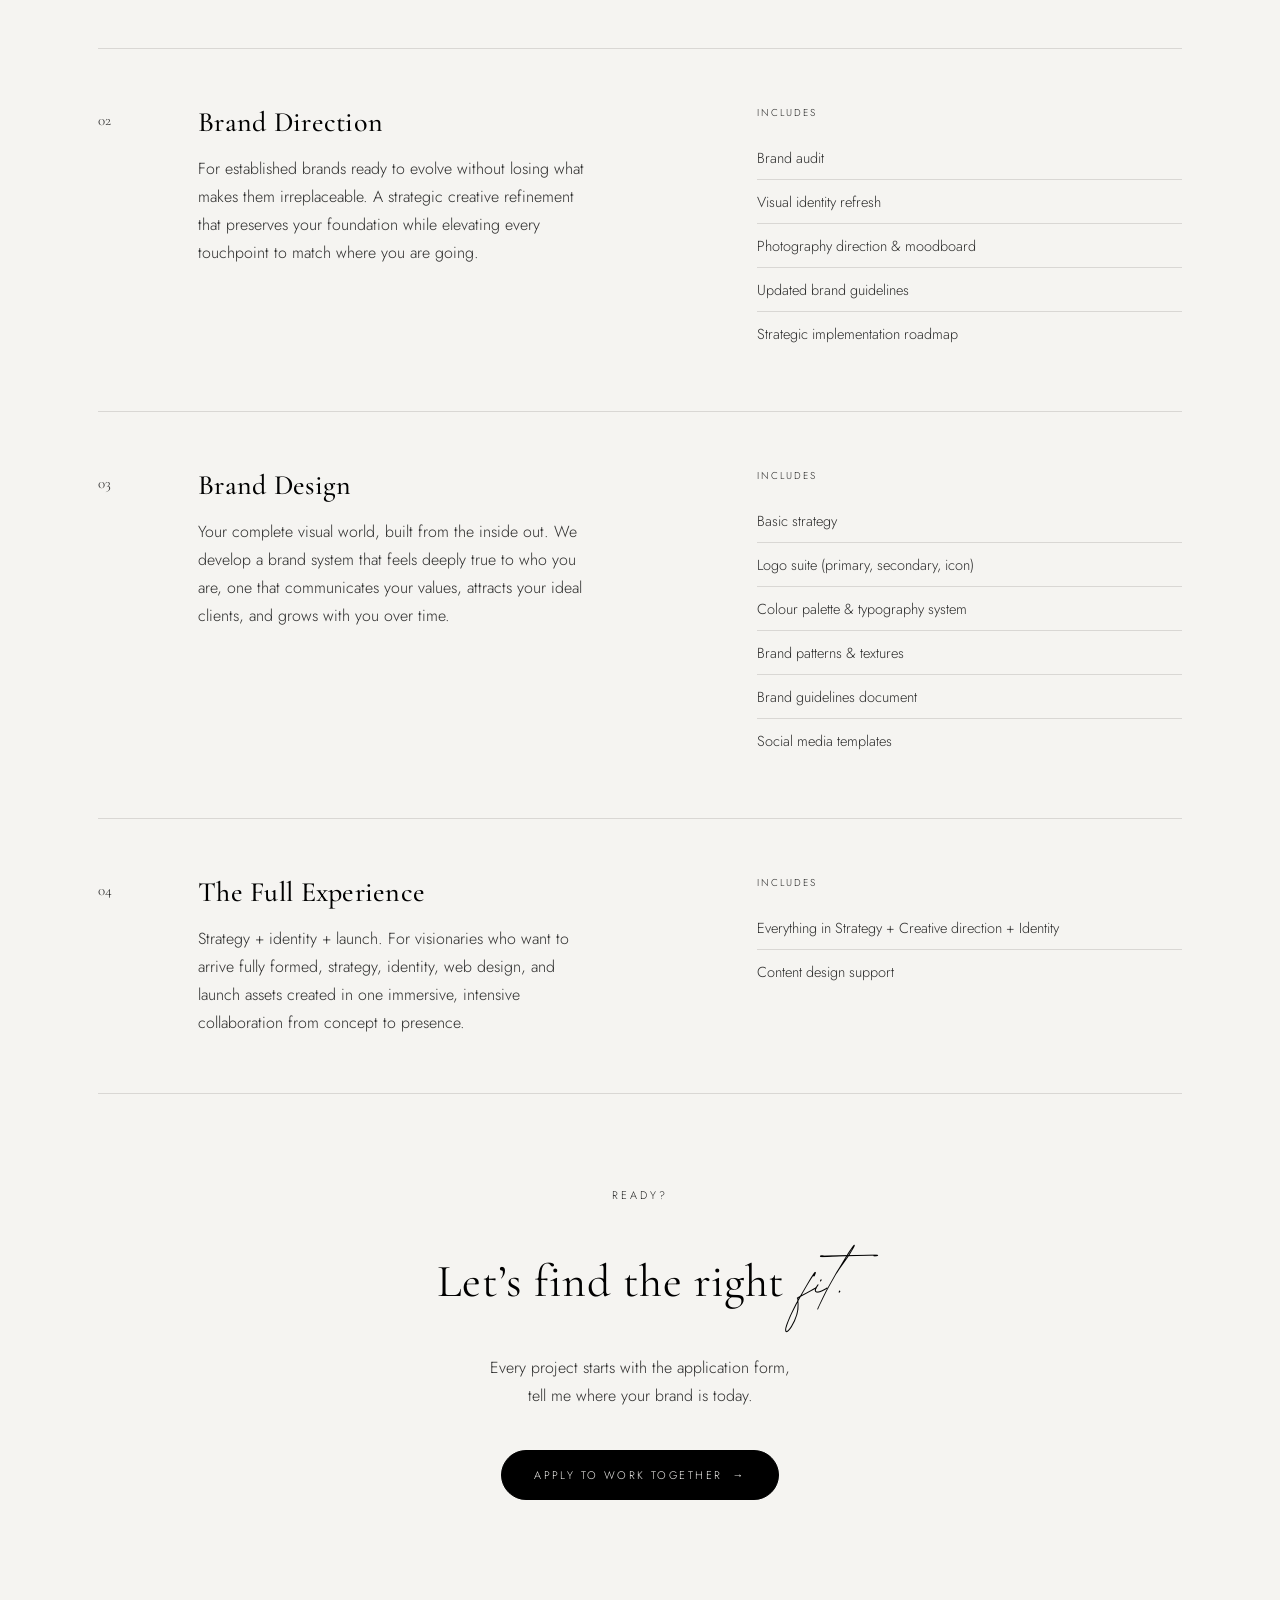
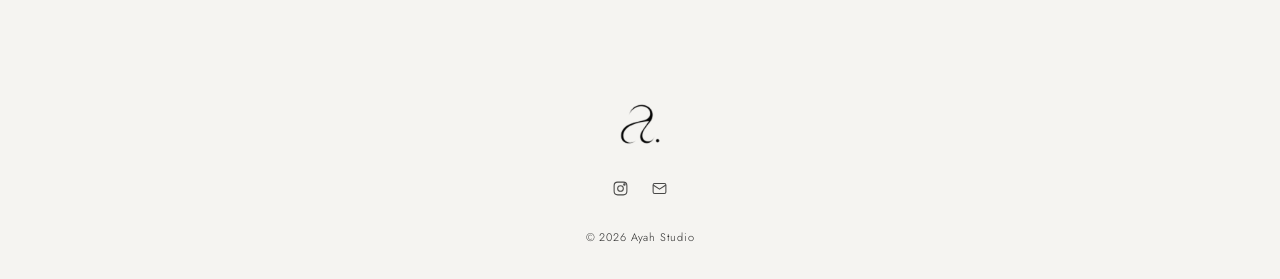
<file: services.html>
<!DOCTYPE html>
<html lang="en">
<head>
<meta charset="UTF-8">
<meta name="viewport" content="width=device-width, initial-scale=1.0">
<title>Services | Ayah Studio</title>
<meta name="description" content="Services built for premium brands: Brand Strategy, Brand Direction, Brand Design, and The Full Experience.">
<link rel="stylesheet" href="css/styles.css">
</head>
<body>

<nav class="site-nav on-hero" id="siteNav">
  <div class="wrap nav-row">
    <a href="index.html" class="brand-mark"><img src="img/logo-mark-plain.png" alt="Ayah Studio"></a>
    <ul class="nav-links" id="navLinks">
      <li><a href="index.html">Home</a></li>
      <li><a href="about.html">About</a></li>
      <li><a href="services.html" class="active">Services</a></li>
      <li><a href="portfolio.html">Portfolio</a></li>
    </ul>
    <div class="nav-cta">
      <a href="contact.html" class="btn on-dark">Work With Me</a>
      <button class="nav-toggle" aria-label="Menu" aria-expanded="false">
        <svg viewBox="0 0 24 24" fill="none" stroke="currentColor" stroke-width="1.4"><line x1="3" y1="7" x2="21" y2="7"/><line x1="3" y1="13" x2="21" y2="13"/><line x1="3" y1="19" x2="21" y2="19"/></svg>
      </button>
    </div>
  </div>
</nav>

<header class="hero" style="background-image:linear-gradient(90deg,rgba(15,12,10,.6) 0%,rgba(15,12,10,.1) 60%),linear-gradient(rgba(20,16,13,.1),rgba(20,16,13,.45)),url('img/services-hero.jpg');background-position:center 62%;">
  <div class="wrap hero-inner">
    <h1 style="max-width:460px;">Services built for <span class="script-flourish" style="font-size:1.5em;">premium</span> brands.</h1>
  </div>
</header>

<section style="padding-bottom:70px;">
  <div class="wrap section-head reveal">
    <p class="eyebrow">The Ayah Studio Approach</p>
    <h2>Every service is a<br/> <span class="script-flourish" style="font-size:1.4em;"> bespoke</span> experience.</h2>
    <p style="margin-top:22px;">I do not offer templates or packages. Each engagement is designed from scratch around your unique vision, timeline, and goals, because you deserve a brand that is as singular as you are.</p>
  </div>

  <div class="wrap reveal">
    <div class="service-row">
      <div class="num">01</div>
      <div class="desc">
        <h3>Brand Strategy</h3>
        <p>The invisible architecture that holds everything together. Before we touch aesthetics, we define the soul of your brand, your positioning, your audience, your voice, and the story that makes people choose you over everyone else.</p>
      </div>
      <div class="includes">
        <div class="includes-label">Includes</div>
        <ul>
          <li>Brand discovery session</li>
          <li>Positioning &amp; competitive landscape</li>
          <li>Ideal client archetype</li>
          <li>Brand voice &amp; messaging guide</li>
          <li>Mission, vision &amp; values framework</li>
          <li>Content pillars strategy</li>
        </ul>
      </div>
    </div>

    <div class="service-row">
      <div class="num">02</div>
      <div class="desc">
        <h3>Brand Direction</h3>
        <p>For established brands ready to evolve without losing what makes them irreplaceable. A strategic creative refinement that preserves your foundation while elevating every touchpoint to match where you are going.</p>
      </div>
      <div class="includes">
        <div class="includes-label">Includes</div>
        <ul>
          <li>Brand audit</li>
          <li>Visual identity refresh</li>
          <li>Photography direction &amp; moodboard</li>
          <li>Updated brand guidelines</li>
          <li>Strategic implementation roadmap</li>
        </ul>
      </div>
    </div>

    <div class="service-row">
      <div class="num">03</div>
      <div class="desc">
        <h3>Brand Design</h3>
        <p>Your complete visual world, built from the inside out. We develop a brand system that feels deeply true to who you are, one that communicates your values, attracts your ideal clients, and grows with you over time.</p>
      </div>
      <div class="includes">
        <div class="includes-label">Includes</div>
        <ul>
          <li>Basic strategy</li>
          <li>Logo suite (primary, secondary, icon)</li>
          <li>Colour palette &amp; typography system</li>
          <li>Brand patterns &amp; textures</li>
          <li>Brand guidelines document</li>
          <li>Social media templates</li>
        </ul>
      </div>
    </div>

    <div class="service-row">
      <div class="num">04</div>
      <div class="desc">
        <h3>The Full Experience</h3>
        <p>Strategy + identity + launch. For visionaries who want to arrive fully formed, strategy, identity, web design, and launch assets created in one immersive, intensive collaboration from concept to presence.</p>
      </div>
      <div class="includes">
        <div class="includes-label">Includes</div>
        <ul>
          <li>Everything in Strategy + Creative direction + Identity</li>
          <li>Content design support</li>
        </ul>
      </div>
    </div>
  </div>
</section>

<section style="padding-top:0;">
  <div class="wrap cta-banner reveal">
    <div class="content">
      <p class="eyebrow">Ready?</p>
      <h2 style="margin-top:16px;">Let&rsquo;s find the right <span class="script-flourish" style="font-size:1.5em;">fit.</span></h2>
      <p>Every project starts with the application form, <br>tell me where your brand is today.</p>
      <a href="contact.html" class="btn solid">Apply To Work Together <span class="arrow">→</span></a>
    </div>
  </div>
</section>

<footer>
  <div class="wrap">
    <div class="footer-mark"><img src="img/logo-mark-plain.png" alt="Ayah Studio"></div>
    <div class="footer-social">
      <a href="https://www.instagram.com/ayah.studioo" target="_blank" rel="noopener noreferrer" aria-label="Instagram"><svg viewBox="0 0 24 24" fill="none" stroke="currentColor" stroke-width="1.5"><rect x="3" y="3" width="18" height="18" rx="5"/><circle cx="12" cy="12" r="4"/><circle cx="17.5" cy="6.5" r="1"/></svg></a>
      <a href="mailto:ayahchabbouh8@gmail.com" aria-label="Email"><svg viewBox="0 0 24 24" fill="none" stroke="currentColor" stroke-width="1.5"><rect x="3" y="5" width="18" height="14" rx="2"/><path d="M3 7l9 6 9-6"/></svg></a>
    </div>
    <div class="footer-copy">© 2026 Ayah Studio</div>
  </div>
</footer>

<script src="js/main.js"></script>
</body>
</html>
</file>
<file: css/styles.css>
@import url('https://fonts.googleapis.com/css2?family=Cormorant+Garamond:ital,wght@0,400;0,500;0,600;1,400;1,500&family=Jost:wght@300;400;500&family=Petit+Formal+Script&display=swap');

@font-face{
  font-family:'Abramo Script';
  src:url('../fonts/AbramoScript.otf') format('opentype');
  font-weight:400;
  font-style:normal;
  font-display:swap;
}
@font-face{
  font-family:'Romie Trial';
  src:url('../fonts/RomieTrial-MediumItalic.otf') format('opentype');
  font-weight:500;
  font-style:italic;
  font-display:swap;
}

:root{
  --cream:#f3f2ef;
  --bg:#f5f4f1;
  --ink:#000000;
  --ink-soft:rgba(0,0,0,.82);
  --ink-faint:rgba(0,0,0,.85);
  --brown-deep:#413d39;
  --brown-mid:#5a5551;
  --line:rgba(42,39,36,.14);
  --line-on-dark:rgba(255,255,255,.18);
  --gold:#a2854f;
  --rose:#9c4457;
  --cream-on-dark:rgba(243,242,239,.96);
  --radius:2px;
  --pill:999px;
}

*,*::before,*::after{box-sizing:border-box;}
html{scroll-behavior:smooth;}
body{
  margin:0;
  background:var(--bg);
  color:var(--ink);
  font-family:'Jost',sans-serif;
  font-weight:300;
  -webkit-font-smoothing:antialiased;
  overflow-x:hidden;
}
img{max-width:100%;display:block;}
a{color:inherit;text-decoration:none;}
h1,h2,h3,h4{
  font-family:'Cormorant Garamond',serif;
  font-weight:500;
  margin:0;
  letter-spacing:.01em;
}
.script{
  font-family:'Petit Formal Script',cursive;
  font-weight:400;
  letter-spacing:.02em;
}
.script-flourish{
  font-family:'Abramo Script',cursive;
  font-weight:400;
  letter-spacing:.01em;
  margin-left:.12em;
  display:inline-block;
}
.romie{
  font-family:'Romie Trial',serif;
  font-weight:500;
  font-style:italic;
}
p{line-height:1.75;color:var(--ink-soft);margin:0;}
.eyebrow{
  font-family:'Jost',sans-serif;
  font-size:11px;
  letter-spacing:.28em;
  text-transform:uppercase;
  color:var(--ink-faint);
}
.eyebrow.on-dark{color:rgba(255,255,255,.72);}

.wrap{max-width:1180px;margin:0 auto;padding:0 48px;}
@media(max-width:720px){.wrap{padding:0 24px;}}

/* ---------- Buttons ---------- */
.btn{
  display:inline-flex;
  align-items:center;
  gap:10px;
  font-family:'Jost',sans-serif;
  font-size:11px;
  letter-spacing:.22em;
  text-transform:uppercase;
  padding:16px 32px;
  border:1px solid var(--ink);
  border-radius:var(--pill);
  color:var(--ink);
  background:transparent;
  cursor:pointer;
  transition:background .35s ease,color .35s ease,border-color .35s ease;
  white-space:nowrap;
}
.btn:hover{background:var(--ink);color:var(--cream);}
.btn.solid{background:var(--ink);color:var(--cream);}
.btn.solid:hover{background:transparent;color:var(--ink);}
.btn.on-dark{border-color:rgba(255,255,255,.55);color:#fff;}
.btn.on-dark:hover{background:#fff;color:var(--brown-deep);border-color:#fff;}
.btn .arrow{transition:transform .35s ease;}
.btn:hover .arrow{transform:translateX(4px);}

/* ---------- Nav ---------- */
.site-nav{
  position:absolute;
  top:0;left:0;right:0;
  z-index:50;
  padding:34px 0 0;
}
.site-nav.static{position:relative;padding:34px 0;border-bottom:1px solid var(--line);}
.site-nav.on-hero{color:#fff;}
.nav-row{
  display:flex;
  align-items:center;
  justify-content:space-between;
}
.brand-mark{
  font-family:'Petit Formal Script',cursive;
  font-size:26px;
  color:inherit;
  display:inline-block;
}
.brand-mark img{height:56px;width:auto;display:block;}
.site-nav.on-hero .brand-mark img{filter:brightness(0) invert(1);}
.nav-links{
  display:flex;
  gap:40px;
  list-style:none;
  margin:0;padding:0;
  font-size:12px;
  letter-spacing:.14em;
  text-transform:uppercase;
}
.nav-links a{
  padding-bottom:6px;
  border-bottom:1px solid transparent;
  opacity:.85;
  transition:opacity .25s ease,border-color .25s ease;
}
.nav-links a:hover,.nav-links a.active{opacity:1;}
.nav-cta{display:flex;align-items:center;gap:28px;}
.nav-toggle{display:none;background:none;border:none;cursor:pointer;color:inherit;}
.nav-toggle svg{width:22px;height:22px;}

@media(max-width:860px){
  .nav-links{
    position:fixed;inset:0;
    flex-direction:column;
    justify-content:center;
    align-items:center;
    gap:30px;
    background:var(--brown-deep);
    color:#fff;
    font-size:16px;
    transform:translateY(-100%);
    transition:transform .45s ease;
    z-index:60;
  }
  .nav-links.open{transform:translateY(0);}
  .nav-toggle{display:block;z-index:70;}
  .nav-cta .btn{display:none;}
}

/* ---------- Hero (dark photographic) ---------- */
.hero{
  position:relative;
  min-height:88vh;
  display:flex;
  align-items:flex-end;
  color:#fff;
  background-size:cover;
  background-position:center;
  overflow:hidden;
}
.hero::after{
  content:'';
  position:absolute;inset:0;
  background:linear-gradient(180deg,rgba(20,16,13,.55) 0%,rgba(20,16,13,.15) 32%,rgba(20,16,13,.65) 100%);
  z-index:1;
}
.hero-inner{position:relative;z-index:2;width:100%;padding-bottom:80px;}
.hero h1{
  font-size:clamp(34px,5.2vw,58px);
  font-weight:400;
  line-height:1.15;
  color:#fff;
}
.hero-kicker{
  font-family:'Cormorant Garamond',serif;
  font-style:italic;
  font-size:clamp(16px,2vw,20px);
  color:rgba(255,255,255,.82);
  margin-bottom:14px;
}
.hero-short{min-height:56vh;}

/* ---------- Sections ---------- */
section{padding:120px 0;}
@media(max-width:720px){section{padding:76px 0;}}
.section-head{text-align:center;max-width:640px;margin:0 auto 64px;}
.section-head h2{font-size:clamp(28px,4vw,42px);font-weight:400;line-height:1.25;margin-top:14px;}
.dark{background:var(--brown-deep);color:var(--cream-on-dark);}
.dark p{color:rgba(246,241,232,.88);}
.dark .eyebrow{color:rgba(255,255,255,.72);}

.divider{height:1px;background:var(--line);border:none;margin:0;}
.dark .divider{background:var(--line-on-dark);}

/* ---------- Footer ---------- */
footer{
  background:var(--bg);
  padding:70px 0 34px;
  text-align:center;
}
.footer-mark{margin-bottom:22px;display:flex;justify-content:center;}
.footer-mark img{height:68px;width:auto;}
.footer-social{display:flex;justify-content:center;gap:22px;margin-bottom:26px;}
.footer-social a{opacity:.7;transition:opacity .25s ease;}
.footer-social a:hover{opacity:1;}
.footer-social svg{width:17px;height:17px;}
.footer-copy{font-size:11px;letter-spacing:.08em;color:var(--ink-faint);}

/* ---------- Process steps ---------- */
.steps{
  display:grid;
  grid-template-columns:repeat(4,1fr);
  gap:40px;
  position:relative;
  margin-top:20px;
}
.steps::before{
  content:'';
  position:absolute;top:9px;left:12%;right:12%;
  height:1px;background:var(--line);
}
.step{text-align:center;position:relative;}
.step .dot{
  width:9px;height:9px;border-radius:50%;
  background:var(--ink);
  margin:0 auto 26px;
  position:relative;z-index:2;
}
.step h4{font-size:19px;margin-bottom:10px;font-weight:500;}
.step p{font-size:14px;}
@media(max-width:800px){
  .steps{grid-template-columns:1fr 1fr;row-gap:48px;}
  .steps::before{display:none;}
}

/* ---------- Portfolio grid ---------- */
.works-grid{
  display:grid;
  grid-template-columns:1fr 1fr;
  gap:40px;
}
.work-card{display:block;}
.work-card figure{margin:0;overflow:hidden;background:#e7e0d3;aspect-ratio:4/5;}
.work-card img{width:100%;height:100%;object-fit:cover;transition:transform .7s cubic-bezier(.2,.7,.2,1);}
.work-card:hover img{transform:scale(1.045);}
.work-meta{padding-top:20px;text-align:left;}
.work-meta .name{font-family:'Jost';font-size:13px;letter-spacing:.18em;text-transform:uppercase;}
.work-meta .type{font-size:11px;letter-spacing:.1em;color:var(--ink-faint);text-transform:uppercase;margin-top:4px;}
@media(max-width:720px){.works-grid{grid-template-columns:1fr;}}

/* ---------- Gallery (case study pages) ---------- */
.case-gallery{display:grid;gap:14px;}
.case-gallery img{width:100%;object-fit:cover;}
.gal-row-1{grid-template-columns:1fr;}
.gal-row-2{grid-template-columns:1fr 1fr;}
.gal-row-2 img{aspect-ratio:1/1;}
.gal-hero img{aspect-ratio:16/8;}
.gal-wide img{aspect-ratio:20/7;}

/* ---------- Offer / service cards ---------- */
.offer-grid{
  display:grid;
  grid-template-columns:repeat(4,1fr);
  gap:28px;
}
.offer-card{position:relative;}
.offer-card figure{margin:0;aspect-ratio:3/4;overflow:hidden;background:#ddd;position:relative;}
.offer-card img{width:100%;height:100%;object-fit:cover;}
.offer-card .num{
  position:absolute;top:16px;left:16px;z-index:2;
  color:#fff;font-family:'Jost';font-size:12px;letter-spacing:.08em;
  text-shadow:0 1px 4px rgba(0,0,0,.4);
}
.offer-card .offer-overlay{
  position:absolute;left:0;right:0;bottom:0;z-index:2;
  padding:22px 18px;
  background:linear-gradient(180deg,rgba(0,0,0,0) 0%,rgba(0,0,0,.55) 100%);
}
.offer-card h4{margin:0;font-size:18px;font-weight:500;color:#fff;}
.offer-card .tag{font-size:10px;letter-spacing:.16em;text-transform:uppercase;color:rgba(255,255,255,.9);margin-top:5px;}
@media(max-width:860px){.offer-grid{grid-template-columns:1fr 1fr;}}

/* ---------- Plain text link with arrow ---------- */
.text-link{
  display:inline-flex;align-items:center;gap:10px;
  font-family:'Jost';font-size:11px;letter-spacing:.2em;text-transform:uppercase;
  color:var(--ink);
  border:none;background:none;cursor:pointer;
}
.text-link .arrow{transition:transform .3s ease;}
.text-link:hover .arrow{transform:translateX(4px);}
.text-link.on-dark{color:#fff;}

/* ---------- Decorative filmstrip ---------- */
.filmstrip{
  display:grid;
  grid-template-columns:repeat(5,1fr);
  gap:2px;
}
.filmstrip img{width:100%;aspect-ratio:3/4;object-fit:cover;display:block;}

/* ---------- Service line items ---------- */
.service-row{
  display:grid;
  grid-template-columns:60px 1.1fr .9fr;
  gap:40px;
  padding:56px 0;
  border-top:1px solid var(--line);
  align-items:start;
}
.service-row:last-child{border-bottom:1px solid var(--line);}
.service-row .num{font-family:'Cormorant Garamond';font-size:15px;color:var(--ink-faint);padding-top:6px;}
.service-row h3{font-size:28px;margin-bottom:16px;}
.service-row .desc p{max-width:44ch;}
.service-row .includes-label{font-size:10px;letter-spacing:.2em;text-transform:uppercase;color:var(--ink-faint);margin-bottom:16px;}
.service-row ul{list-style:none;margin:0;padding:0;}
.service-row li{
  font-size:14.5px;
  color:var(--ink-soft);
  padding:11px 0;
  border-top:1px solid var(--line);
}
.service-row li:first-child{border-top:none;}
@media(max-width:800px){
  .service-row{grid-template-columns:1fr;gap:16px;}
}

/* ---------- Pillars ---------- */
.pillars{
  display:grid;
  grid-template-columns:repeat(4,1fr);
  gap:36px;
  text-align:center;
}
.pillars h4{font-size:20px;font-style:italic;margin-bottom:14px;line-height:1.3;}
.pillars p{font-size:13.5px;}
@media(max-width:860px){.pillars{grid-template-columns:1fr 1fr;row-gap:44px;}}

/* ---------- Quote block ---------- */
.quote-block{max-width:760px;margin:0 auto;text-align:center;}
.quote-block blockquote{
  margin:0;
  font-family:'Cormorant Garamond';
  font-style:italic;
  font-size:clamp(22px,3vw,32px);
  line-height:1.5;
  color:inherit;
}
.quote-block cite{
  display:block;
  margin-top:24px;
  font-family:'Jost';
  font-style:normal;
  font-size:11px;
  letter-spacing:.2em;
  text-transform:uppercase;
  color:var(--ink-faint);
}

/* ---------- Two column ---------- */
.split{
  display:grid;
  grid-template-columns:.9fr 1.1fr;
  gap:80px;
  align-items:center;
}
.split.reverse{grid-template-columns:1.1fr .9fr;}
.split.reverse .split-media{order:2;}
@media(max-width:860px){
  .split,.split.reverse{grid-template-columns:1fr;gap:40px;}
  .split.reverse .split-media{order:0;}
}
.split-media img{width:100%;}

/* ---------- Logo strip ---------- */
.logo-strip{
  display:flex;
  align-items:center;
  justify-content:space-between;
  flex-wrap:wrap;
  gap:32px;
  max-width:1000px;
  margin:0 auto;
}
.logo-strip img{height:34px;width:auto;filter:grayscale(1) brightness(0) invert(1);opacity:.72;}
.logo-strip.on-light img{
  filter:none;
  opacity:.88;
  width:auto;
  height:38px;
  border-radius:0;
  box-shadow:none;
}

/* ---------- Testimonial ---------- */
.testimonial{
  position:relative;
  background:linear-gradient(rgba(15,12,10,.5),rgba(15,12,10,.62)),url('../img/testimonial-bg.jpg');
  background-size:cover;background-position:center 35%;
  color:#fff;
  padding:170px 0;
  text-align:center;
}
.testimonial blockquote{
  font-family:'Jost';font-weight:300;font-style:normal;
  font-size:clamp(15px,1.6vw,18px);
  max-width:640px;margin:0 auto;line-height:1.6;
}
.testimonial cite{
  display:block;margin-top:28px;font-style:normal;
  font-size:13px;letter-spacing:.02em;color:rgba(255,255,255,.82);
}
.testimonial cite b{color:#fff;font-weight:500;}

.t-slider{position:relative;max-width:760px;margin:0 auto;}
.t-track{position:relative;min-height:180px;overflow:hidden;}
.t-slide{
  position:absolute;
  top:0;left:0;width:100%;
  opacity:0;
  transform:translateX(40px);
  transition:opacity .6s ease,transform .6s ease;
  pointer-events:none;
}
.t-slide.active{
  position:relative;
  opacity:1;
  transform:translateX(0);
  pointer-events:auto;
}
.t-slide.leaving{
  opacity:0;
  transform:translateX(-40px);
}
.t-arrow{
  position:absolute;top:50%;transform:translateY(-50%);
  background:none;border:none;cursor:pointer;
  color:rgba(255,255,255,.75);
  font-size:30px;line-height:1;
  padding:8px 12px;
  transition:color .25s ease;
}
.t-arrow:hover{color:#fff;}
.t-prev{left:-56px;}
.t-next{right:-56px;}
.t-dots{display:flex;justify-content:center;gap:8px;margin-top:34px;}
.t-dot{
  width:6px;height:6px;border-radius:50%;
  background:rgba(255,255,255,.35);
  border:none;padding:0;cursor:pointer;
  transition:background .25s ease;
}
.t-dot.active{background:#fff;}
@media(max-width:760px){
  .t-prev{left:-8px;}
  .t-next{right:-8px;}
  .t-arrow{font-size:24px;padding:6px 8px;}
}
/* ---------- CTA banner ---------- */
.cta-banner{text-align:center;position:relative;}
.cta-banner .ghost-word{
  font-family:'Cormorant Garamond';
  font-size:clamp(60px,12vw,140px);
  color:rgba(34,29,25,.05);
  position:absolute;
  left:50%;top:-10px;
  transform:translateX(-50%);
  white-space:nowrap;
  z-index:0;
  font-weight:500;
}
.cta-banner .content{position:relative;z-index:1;}
.cta-banner h2{font-size:clamp(30px,4.4vw,46px);font-weight:400;line-height:1.25;}
.cta-banner p{max-width:480px;margin:22px auto 40px;}

/* ---------- Form ---------- */
.app-form{
  display:grid;
  grid-template-columns:1fr 1.4fr;
  gap:70px;
}
@media(max-width:900px){.app-form{grid-template-columns:1fr;gap:56px;}}
.field-label{
  display:block;
  font-size:11px;
  letter-spacing:.14em;
  text-transform:uppercase;
  color:var(--ink-faint);
  margin-bottom:10px;
}
.field-row{display:grid;grid-template-columns:1fr 1fr;gap:24px;}
.field{margin-bottom:30px;}
.field input[type=text],.field input[type=email],.field textarea,.field select{
  width:100%;
  border:none;
  border-bottom:1px solid var(--ink);
  background:transparent;
  font-family:'Jost';
  font-weight:300;
  font-size:15px;
  color:var(--ink);
  padding:8px 2px;
  outline:none;
  transition:border-color .25s ease;
}
.field input::placeholder,.field textarea::placeholder{color:var(--ink-faint);}
.field input:focus,.field textarea:focus{border-color:var(--ink);}
.field textarea{resize:vertical;min-height:70px;font-family:'Jost';}
.q-num{font-size:10px;letter-spacing:.2em;color:var(--ink-faint);text-transform:uppercase;margin-bottom:8px;}
.q-title{font-size:18px;font-family:'Cormorant Garamond';font-weight:500;margin-bottom:18px;}
.pill-group{display:flex;flex-wrap:wrap;gap:10px;}
.pill{
  border:1px solid var(--ink);
  border-radius:4px;
  padding:11px 18px;
  font-size:12.5px;
  letter-spacing:.03em;
  cursor:pointer;
  background:transparent;
  color:var(--ink-soft);
  transition:all .2s ease;
  font-family:'Jost';
}
.pill:hover{border-color:var(--ink);}
.pill.selected{background:var(--ink);color:var(--cream);border-color:var(--ink);}
.question{margin-bottom:44px;}
.form-note{font-size:12.5px;color:var(--ink-faint);margin-top:18px;line-height:1.7;}
.submit-wrap{text-align:center;margin-top:48px;}
.form-success{
  display:none;
  text-align:center;
  padding:80px 20px;
  border:1px solid var(--line);
}
.form-success.show{display:block;}
.form-success h3{font-size:26px;margin-bottom:14px;}

/* fade-in on scroll */
/* Content is visible by default — no animation dependency for visibility.
   Where supported, a subtle CSS-only fade-up plays once on scroll into view. */
.reveal{opacity:1;transform:none;}
@supports (animation-timeline: view()) {
  @media (prefers-reduced-motion: no-preference){
    .reveal{
      animation:fade-up linear both;
      animation-timeline:view();
      animation-range:entry 0% cover 25%;
    }
    @keyframes fade-up{
      from{opacity:0;transform:translateY(22px);}
      to{opacity:1;transform:translateY(0);}
    }
  }
}

.bare-hero{
  padding:190px 0 90px;
  text-align:center;
}
.bare-hero .eyebrow{margin-bottom:18px;}
.bare-hero h1{font-size:clamp(32px,5vw,50px);font-weight:400;}

.pill-input{
  border:1px solid var(--ink);
  border-radius:var(--pill);
  background:transparent;
  font-family:'Jost';font-weight:300;font-size:14px;
  color:var(--ink);
  padding:15px 22px;
  outline:none;
  transition:border-color .25s ease;
}
.pill-input::placeholder{color:var(--ink-faint);}
.pill-input:focus{border-color:var(--ink);}
</file>
